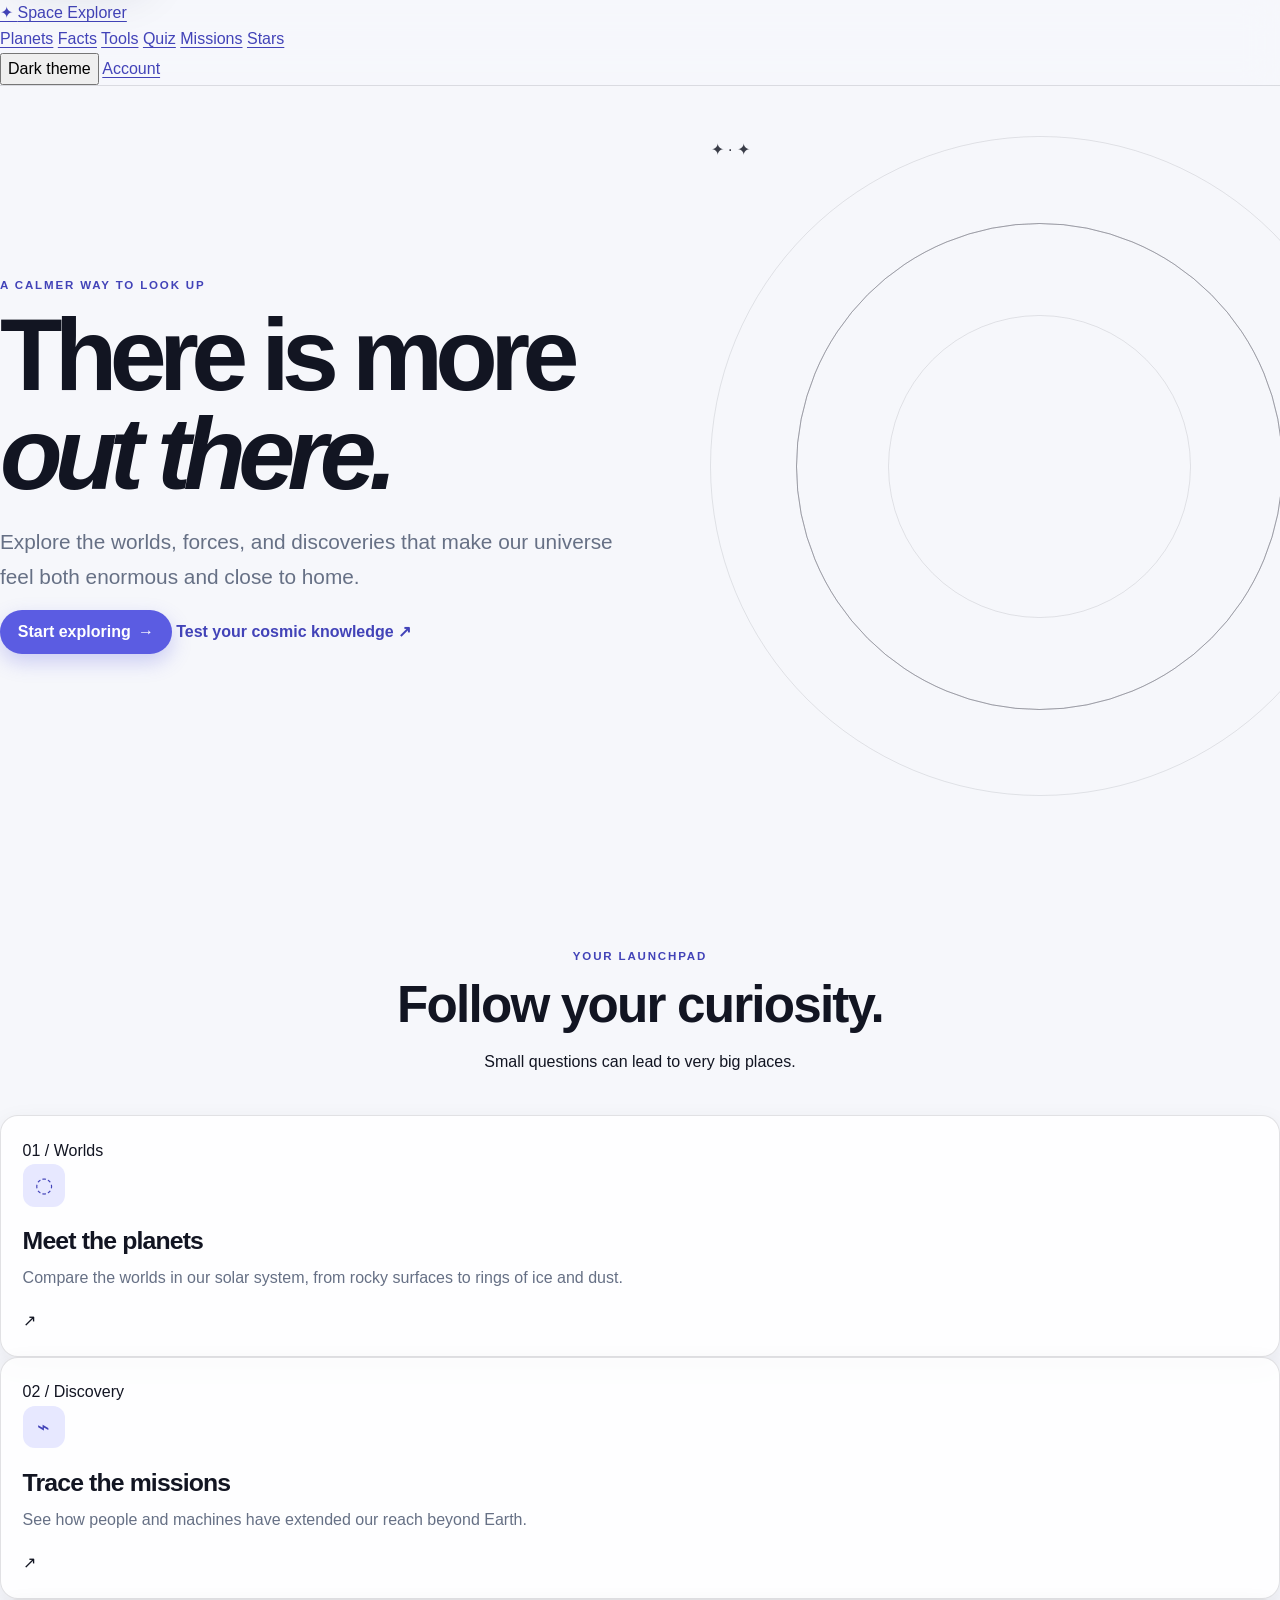
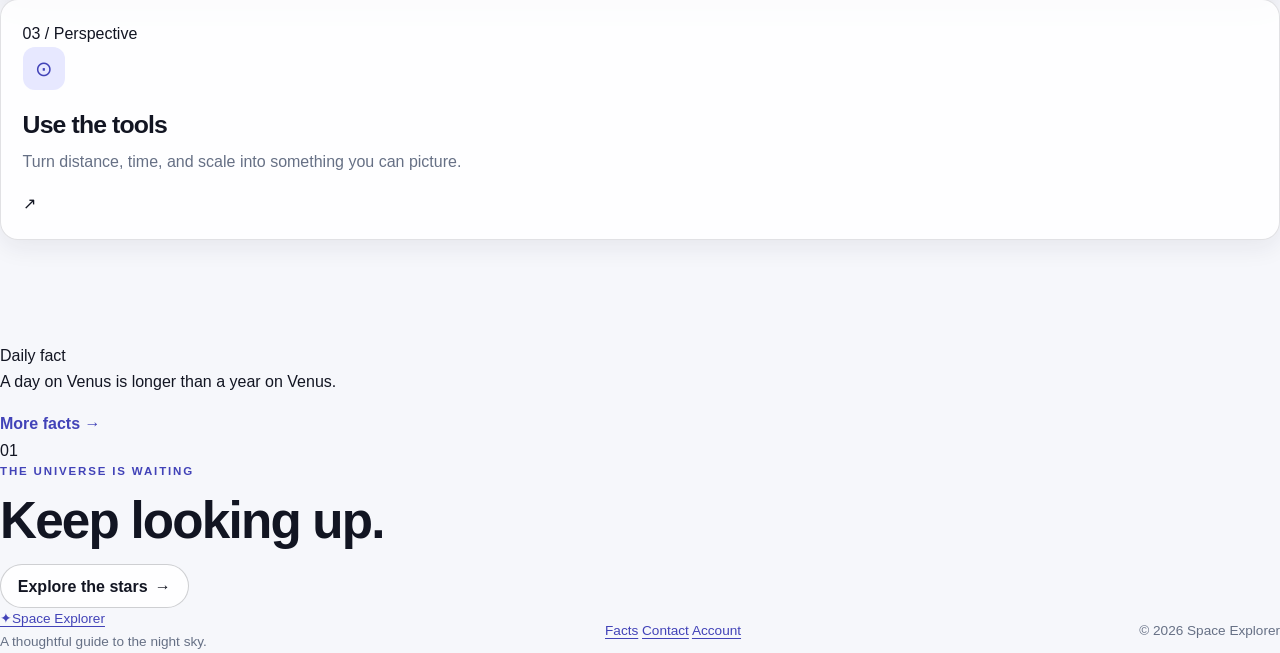
<file: index.html>
<!doctype html>
<html lang="en">
<head>
  <meta charset="utf-8">
  <meta name="viewport" content="width=device-width, initial-scale=1">
  <meta name="description" content="Space Explorer — a calm, curious guide to planets, stars, missions, facts, and the tools of discovery.">
  <meta name="theme-color" content="#07111f">
  <title>Space Explorer | Begin the journey</title>
  <link rel="stylesheet" href="./styles.css">
  <script src="./script.js" defer></script>
</head>
<body data-page="home">
  <a class="skip-link" href="#main-content">Skip to content</a>

  <header class="site-header" data-site-header>
    <div class="shell header-inner">
      <a class="brand" href="./index.html" aria-label="Space Explorer home">
        <span class="brand-mark" aria-hidden="true">✦</span>
        <span class="brand-name">Space Explorer</span>
      </a>

      <button class="menu-toggle" type="button" aria-expanded="false" aria-controls="primary-navigation" data-menu-toggle>
        <span class="visually-hidden">Toggle navigation</span>
        <span aria-hidden="true">Menu</span>
      </button>

      <nav class="primary-navigation" id="primary-navigation" aria-label="Primary navigation" data-primary-navigation>
        <a href="./planets.html">Planets</a>
        <a href="./facts.html">Facts</a>
        <a href="./tools.html">Tools</a>
        <a href="./quiz.html">Quiz</a>
        <a href="./missions.html">Missions</a>
        <a href="./stars.html">Stars</a>
      </nav>

      <div class="header-actions" aria-label="Site controls">
        <button class="icon-button" type="button" aria-label="Toggle theme" data-theme-toggle title="Toggle theme">◐</button>
        <a class="account-link" href="./account.html">Account</a>
      </div>
    </div>
  </header>

  <main id="main-content">
    <section class="hero shell" aria-labelledby="hero-title">
      <div class="hero-copy">
        <p class="eyebrow">A calmer way to look up</p>
        <h1 id="hero-title">There is more<br><em>out there.</em></h1>
        <p class="hero-intro">Explore the worlds, forces, and discoveries that make our universe feel both enormous and close to home.</p>
        <div class="hero-actions">
          <a class="button button-primary" href="./planets.html">Start exploring <span aria-hidden="true">→</span></a>
          <a class="text-link" href="./quiz.html">Test your cosmic knowledge <span aria-hidden="true">↗</span></a>
        </div>
      </div>
      <div class="hero-orbit" aria-label="Abstract illustration of an orbiting planet" role="img">
        <div class="orbit orbit-one"></div>
        <div class="orbit orbit-two"></div>
        <div class="planet planet-main"><span></span></div>
        <span class="star star-a" aria-hidden="true">✦</span>
        <span class="star star-b" aria-hidden="true">·</span>
        <span class="star star-c" aria-hidden="true">✦</span>
      </div>
    </section>

    <section class="section shell" aria-labelledby="discover-title">
      <div class="section-heading">
        <div>
          <p class="eyebrow">Your launchpad</p>
          <h2 id="discover-title">Follow your curiosity.</h2>
        </div>
        <p class="section-note">Small questions can lead to very big places.</p>
      </div>

      <div class="feature-grid">
        <a class="feature-card feature-card-dark" href="./planets.html">
          <span class="card-kicker">01 / Worlds</span>
          <span class="card-icon" aria-hidden="true">◌</span>
          <h3>Meet the planets</h3>
          <p>Compare the worlds in our solar system, from rocky surfaces to rings of ice and dust.</p>
          <span class="card-arrow" aria-hidden="true">↗</span>
        </a>
        <a class="feature-card" href="./missions.html">
          <span class="card-kicker">02 / Discovery</span>
          <span class="card-icon" aria-hidden="true">⌁</span>
          <h3>Trace the missions</h3>
          <p>See how people and machines have extended our reach beyond Earth.</p>
          <span class="card-arrow" aria-hidden="true">↗</span>
        </a>
        <a class="feature-card" href="./tools.html">
          <span class="card-kicker">03 / Perspective</span>
          <span class="card-icon" aria-hidden="true">⊙</span>
          <h3>Use the tools</h3>
          <p>Turn distance, time, and scale into something you can picture.</p>
          <span class="card-arrow" aria-hidden="true">↗</span>
        </a>
      </div>
    </section>

    <section class="fact-preview shell" aria-labelledby="daily-fact-title" data-daily-fact>
      <div class="fact-label"><span class="pulse-dot" aria-hidden="true"></span> Daily fact</div>
      <div class="fact-content">
        <p class="fact-text" id="daily-fact-title">A day on Venus is longer than a year on Venus.</p>
        <a class="text-link" href="./facts.html">More facts <span aria-hidden="true">→</span></a>
      </div>
      <div class="fact-number" aria-hidden="true">01</div>
    </section>

    <section class="closing-cta shell" aria-labelledby="closing-title">
      <p class="eyebrow">The universe is waiting</p>
      <h2 id="closing-title">Keep looking up.</h2>
      <a class="button button-secondary" href="./stars.html">Explore the stars <span aria-hidden="true">→</span></a>
    </section>
  </main>

  <footer class="site-footer" data-site-footer>
    <div class="shell footer-inner">
      <div>
        <a class="brand footer-brand" href="./index.html"><span class="brand-mark" aria-hidden="true">✦</span><span class="brand-name">Space Explorer</span></a>
        <p class="footer-note">A thoughtful guide to the night sky.</p>
      </div>
      <nav class="footer-navigation" aria-label="Footer navigation">
        <a href="./facts.html">Facts</a>
        <a href="./contact.html">Contact</a>
        <a href="./account.html">Account</a>
      </nav>
      <p class="copyright">© <span data-current-year>2026</span> Space Explorer</p>
    </div>
  </footer>
</body>
</html>
</file>
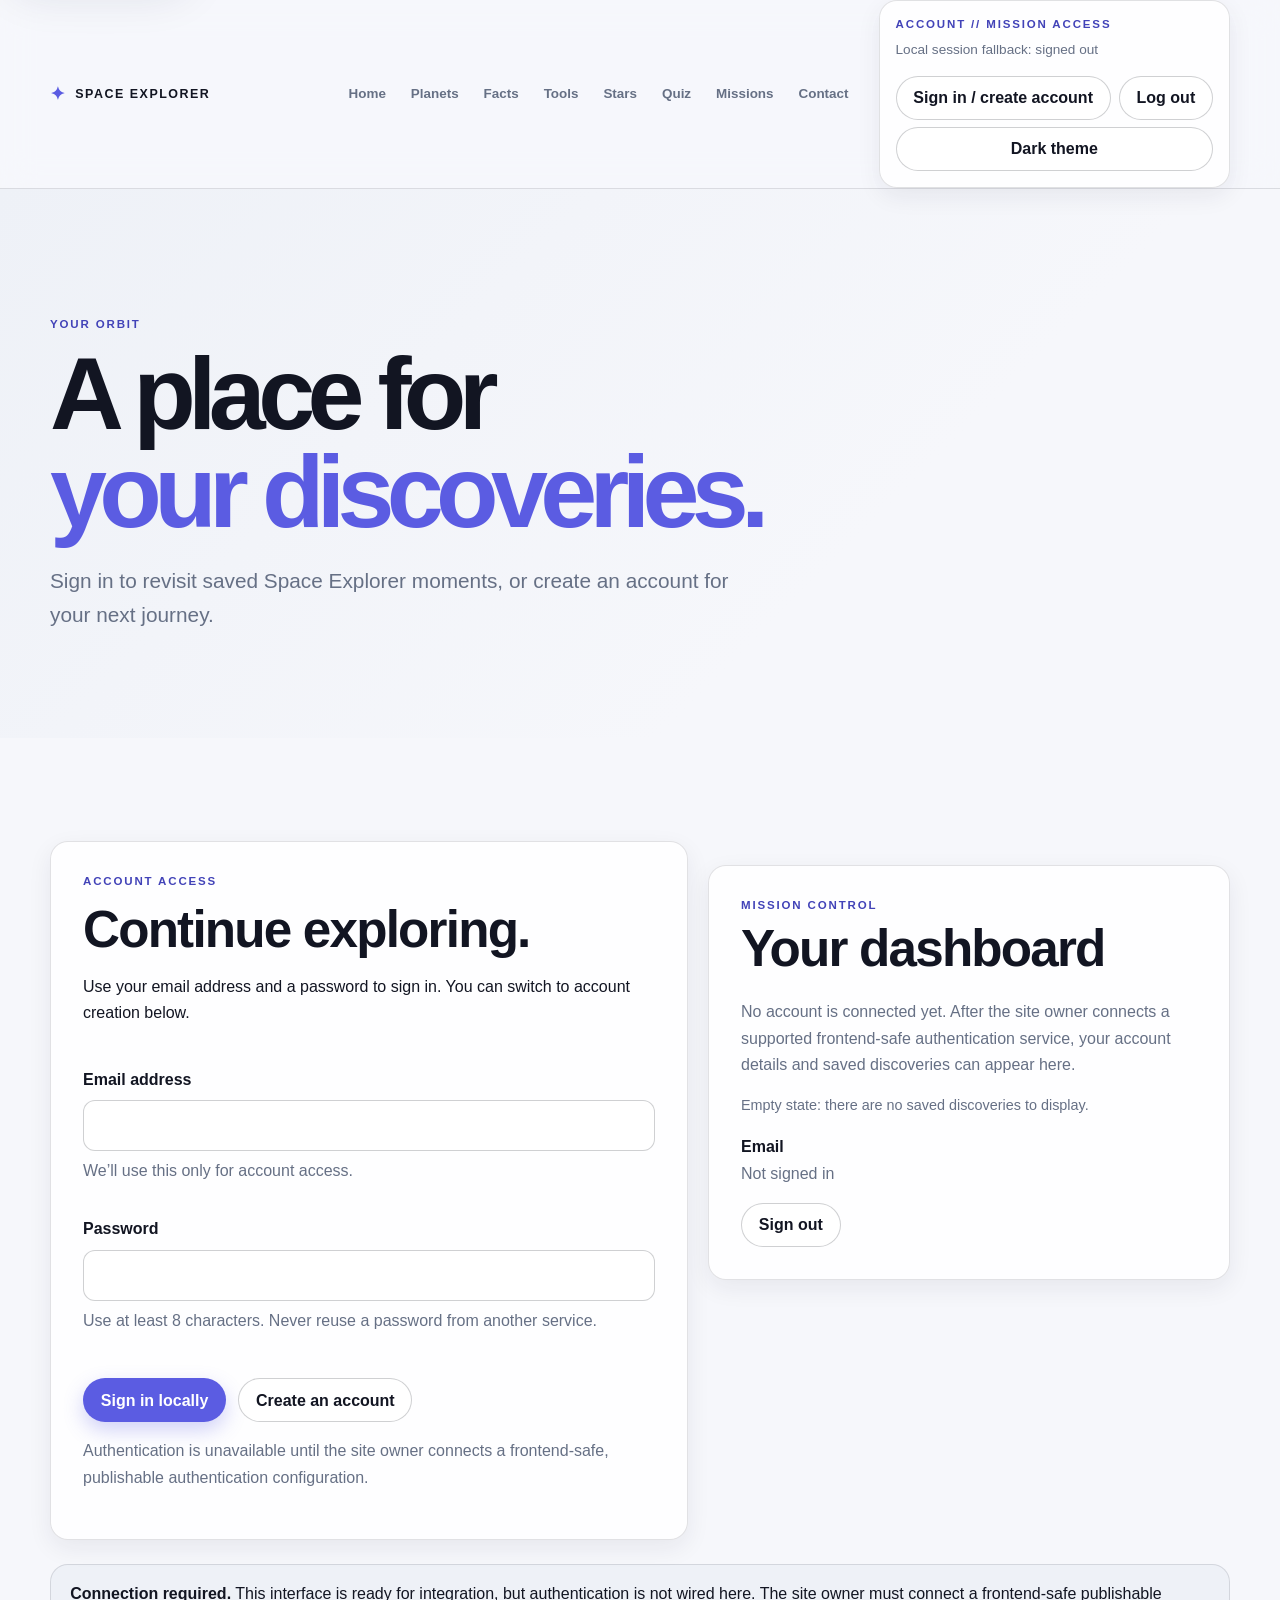
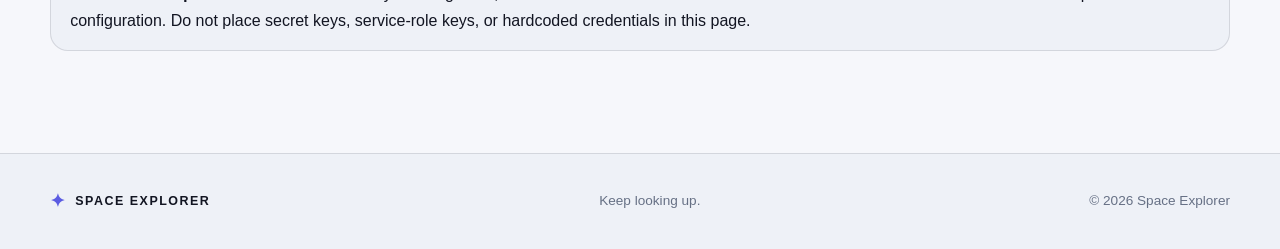
<file: account.html>
<!doctype html>
<html lang="en">
<head>
  <meta charset="utf-8">
  <meta name="viewport" content="width=device-width, initial-scale=1">
  <meta name="description" content="Manage your Space Explorer account and saved discoveries.">
  <title>Space Explorer | Account</title>
  <link rel="stylesheet" href="./styles.css">
</head>
<body data-page="account">
  <a class="skip-link" href="#main-content">Skip to main content</a>
  <div id="site-header" aria-label="Site header"></div>

  <main id="main-content">
    <section class="page-hero" aria-labelledby="account-title">
      <div class="container">
        <p class="eyebrow">YOUR ORBIT</p>
        <h1 id="account-title">A place for<br><span>your discoveries.</span></h1>
        <p>Sign in to revisit saved Space Explorer moments, or create an account for your next journey.</p>
      </div>
    </section>

    <section class="section" aria-labelledby="account-section-title">
      <div class="container">
        <div class="account-layout">
          <article class="tool-card account-card" aria-labelledby="account-section-title">
            <div class="section-heading left">
              <p class="eyebrow">ACCOUNT ACCESS</p>
              <h2 id="account-section-title">Continue exploring.</h2>
              <p id="auth-instructions">Use your email address and a password to sign in. You can switch to account creation below.</p>
            </div>

            <form id="account-form" novalidate>
              <div class="form-field">
                <label for="auth-email">Email address</label>
                <input id="auth-email" name="email" class="input" type="email" autocomplete="email" inputmode="email" required aria-describedby="auth-email-help">
                <p id="auth-email-help" class="muted">We’ll use this only for account access.</p>
              </div>

              <div class="form-field">
                <label for="auth-password">Password</label>
                <input id="auth-password" name="password" class="input" type="password" autocomplete="current-password" minlength="8" required aria-describedby="auth-password-help">
                <p id="auth-password-help" class="muted">Use at least 8 characters. Never reuse a password from another service.</p>
              </div>

              <div class="button-row">
                <button id="auth-submit" class="button primary" type="submit">Sign in</button>
                <button id="auth-mode-toggle" class="button secondary" type="button" aria-pressed="false">Create an account</button>
              </div>
              <p id="auth-message" class="form-message" role="status" aria-live="polite">Authentication is unavailable until the site owner connects a frontend-safe, publishable authentication configuration.</p>
            </form>
          </article>

          <aside class="detail-panel account-panel" aria-labelledby="account-dashboard-title">
            <p class="eyebrow">MISSION CONTROL</p>
            <h2 id="account-dashboard-title">Your dashboard</h2>
            <div id="account-dashboard">
              <p class="muted">No account is connected yet. After the site owner connects a supported frontend-safe authentication service, your account details and saved discoveries can appear here.</p>
              <p class="fallback-note">Empty state: there are no saved discoveries to display.</p>
              <p><strong>Email</strong><br><span id="account-display-email" class="muted">Not signed in</span></p>
              <button id="logout-button" class="button secondary" type="button" hidden>Sign out</button>
            </div>
          </aside>
        </div>

        <div class="notice" role="note">
          <strong>Connection required.</strong> This interface is ready for integration, but authentication is not wired here. The site owner must connect a frontend-safe publishable configuration. Do not place secret keys, service-role keys, or hardcoded credentials in this page.
        </div>
      </div>
    </section>
  </main>

  <div id="site-footer" aria-label="Site footer"></div>
  <script src="./script.js"></script>
</body>
</html>
</file>
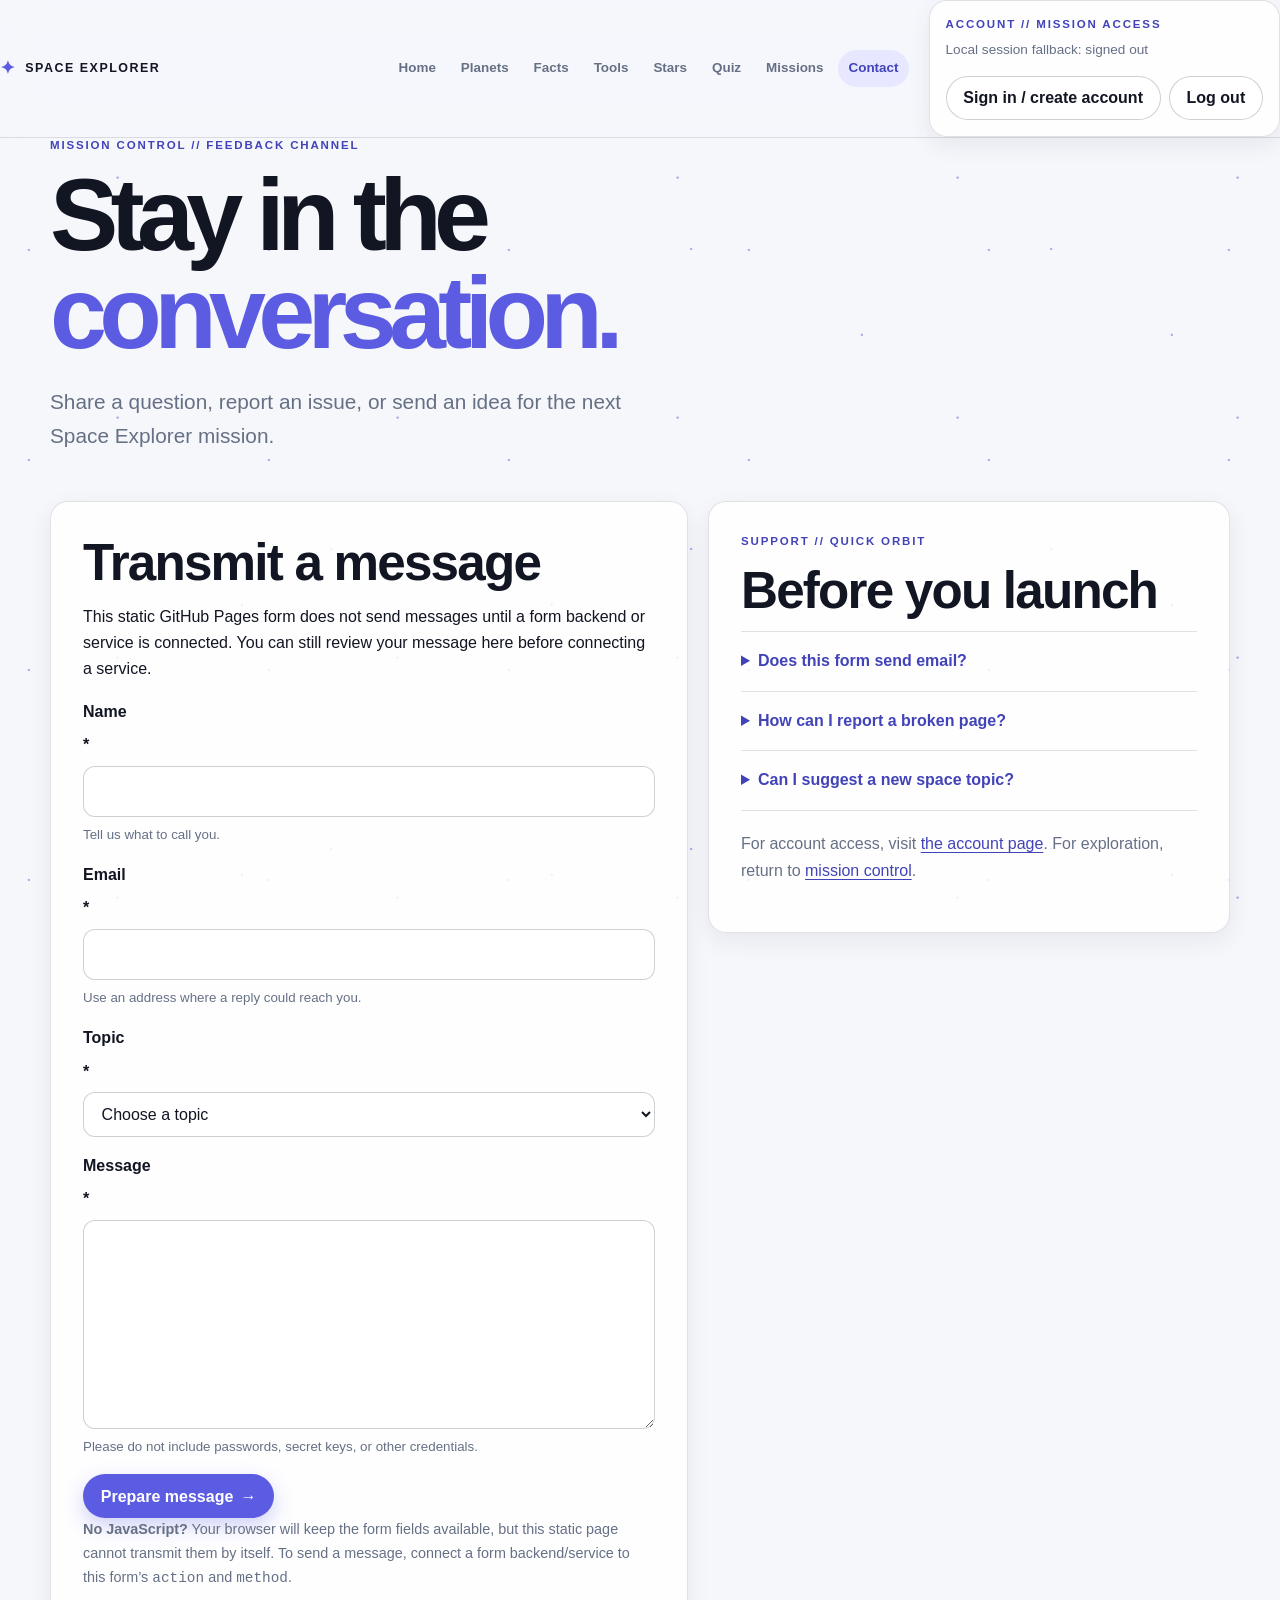
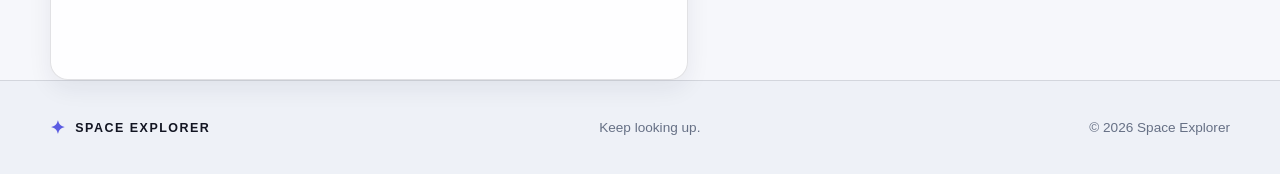
<file: contact.html>
<!doctype html>
<html lang="en">
<head>
  <meta charset="UTF-8">
  <meta name="viewport" content="width=device-width, initial-scale=1">
  <meta name="description" content="Contact Space Explorer with feedback, questions, and astronomy ideas.">
  <title>Space Explorer | Contact</title>
  <link rel="stylesheet" href="./styles.css">
</head>
<body>
  <div class="stars" aria-hidden="true"></div>

  <header class="site-header">
    <nav class="navbar" aria-label="Primary navigation">
      <a class="logo" href="./index.html"><span aria-hidden="true">✦</span> SPACE EXPLORER</a>
      <button class="menu-toggle" type="button" aria-expanded="false" aria-controls="primary-menu" aria-label="Open navigation menu">
        <span></span><span></span><span></span>
      </button>
      <div class="nav-panel" id="primary-menu">
        <ul class="nav-links">
          <li><a data-page="home" href="./index.html">Home</a></li>
          <li><a data-page="planets" href="./planets.html">Planets</a></li>
          <li><a data-page="facts" href="./facts.html">Facts</a></li>
          <li><a data-page="tools" href="./tools.html">Tools</a></li>
          <li><a data-page="stars" href="./stars.html">Stars</a></li>
          <li><a data-page="quiz" href="./quiz.html">Quiz</a></li>
          <li><a data-page="missions" href="./missions.html">Missions</a></li>
          <li><a data-page="contact" href="./contact.html" aria-current="page">Contact</a></li>
        </ul>
        <section class="account-panel" aria-labelledby="account-title">
          <p class="eyebrow" id="account-title">ACCOUNT // MISSION ACCESS</p>
          <p class="account-state" id="account-state" aria-live="polite">Checking session…</p>
          <p class="account-email" id="account-email"></p>
          <div class="account-actions">
            <a class="button button-secondary" id="sign-in-link" href="./account.html">Sign in / create account</a>
            <button class="button button-secondary" id="logout-button" type="button" hidden>Log out</button>
          </div>
        </section>
      </div>
    </nav>
  </header>

  <main>
    <section class="view container reveal" aria-labelledby="contact-title">
      <div class="hero-copy">
        <p class="eyebrow">MISSION CONTROL // FEEDBACK CHANNEL</p>
        <h1 id="contact-title">Stay in the <span>conversation.</span></h1>
        <p class="hero-text">Share a question, report an issue, or send an idea for the next Space Explorer mission.</p>
      </div>

      <div class="content-grid">
        <section class="panel" aria-labelledby="form-title">
          <h2 id="form-title">Transmit a message</h2>
          <p id="form-note">This static GitHub Pages form does not send messages until a form backend or service is connected. You can still review your message here before connecting a service.</p>
          <form id="contact-form" action="#contact-status" method="post" novalidate>
            <div class="form-field">
              <label for="contact-name">Name <span aria-hidden="true">*</span></label>
              <input id="contact-name" name="name" type="text" autocomplete="name" required aria-describedby="contact-name-help">
              <small id="contact-name-help">Tell us what to call you.</small>
            </div>
            <div class="form-field">
              <label for="contact-email">Email <span aria-hidden="true">*</span></label>
              <input id="contact-email" name="email" type="email" autocomplete="email" required aria-describedby="contact-email-help">
              <small id="contact-email-help">Use an address where a reply could reach you.</small>
            </div>
            <div class="form-field">
              <label for="contact-topic">Topic <span aria-hidden="true">*</span></label>
              <select id="contact-topic" name="topic" required>
                <option value="" selected disabled>Choose a topic</option>
                <option value="feedback">Feedback on the site</option>
                <option value="question">Astronomy question</option>
                <option value="issue">Report a technical issue</option>
                <option value="idea">Suggest a future feature</option>
                <option value="other">Something else</option>
              </select>
            </div>
            <div class="form-field">
              <label for="contact-message">Message <span aria-hidden="true">*</span></label>
              <textarea id="contact-message" name="message" rows="7" required aria-describedby="contact-message-help"></textarea>
              <small id="contact-message-help">Please do not include passwords, secret keys, or other credentials.</small>
            </div>
            <button class="button button-primary" id="contact-submit" type="submit">Prepare message <span aria-hidden="true">→</span></button>
            <p class="form-fallback"><strong>No JavaScript?</strong> Your browser will keep the form fields available, but this static page cannot transmit them by itself. To send a message, connect a form backend/service to this form’s <code>action</code> and <code>method</code>.</p>
            <p id="contact-status" role="status" aria-live="polite" tabindex="-1"></p>
          </form>
        </section>

        <aside class="panel" aria-labelledby="support-title">
          <p class="eyebrow">SUPPORT // QUICK ORBIT</p>
          <h2 id="support-title">Before you launch</h2>
          <details>
            <summary>Does this form send email?</summary>
            <p>Not yet. It is ready for a backend or form service, but GitHub Pages alone does not process submissions.</p>
          </details>
          <details>
            <summary>How can I report a broken page?</summary>
            <p>Choose “Report a technical issue” and include the page name, what you expected, and what happened instead.</p>
          </details>
          <details>
            <summary>Can I suggest a new space topic?</summary>
            <p>Absolutely. Choose “Suggest a future feature” and describe the discovery you would like to see next.</p>
          </details>
          <p class="support-note">For account access, visit <a href="./account.html">the account page</a>. For exploration, return to <a href="./index.html">mission control</a>.</p>
        </aside>
      </div>
    </section>
  </main>

  <footer class="footer">
    <div class="container footer-inner">
      <a class="logo" href="./index.html"><span aria-hidden="true">✦</span> SPACE EXPLORER</a>
      <p>Keep looking up.</p>
      <p>© 2026 Space Explorer</p>
    </div>
  </footer>

  <script src="./script.js" defer></script>
</body>
</html>
</file>
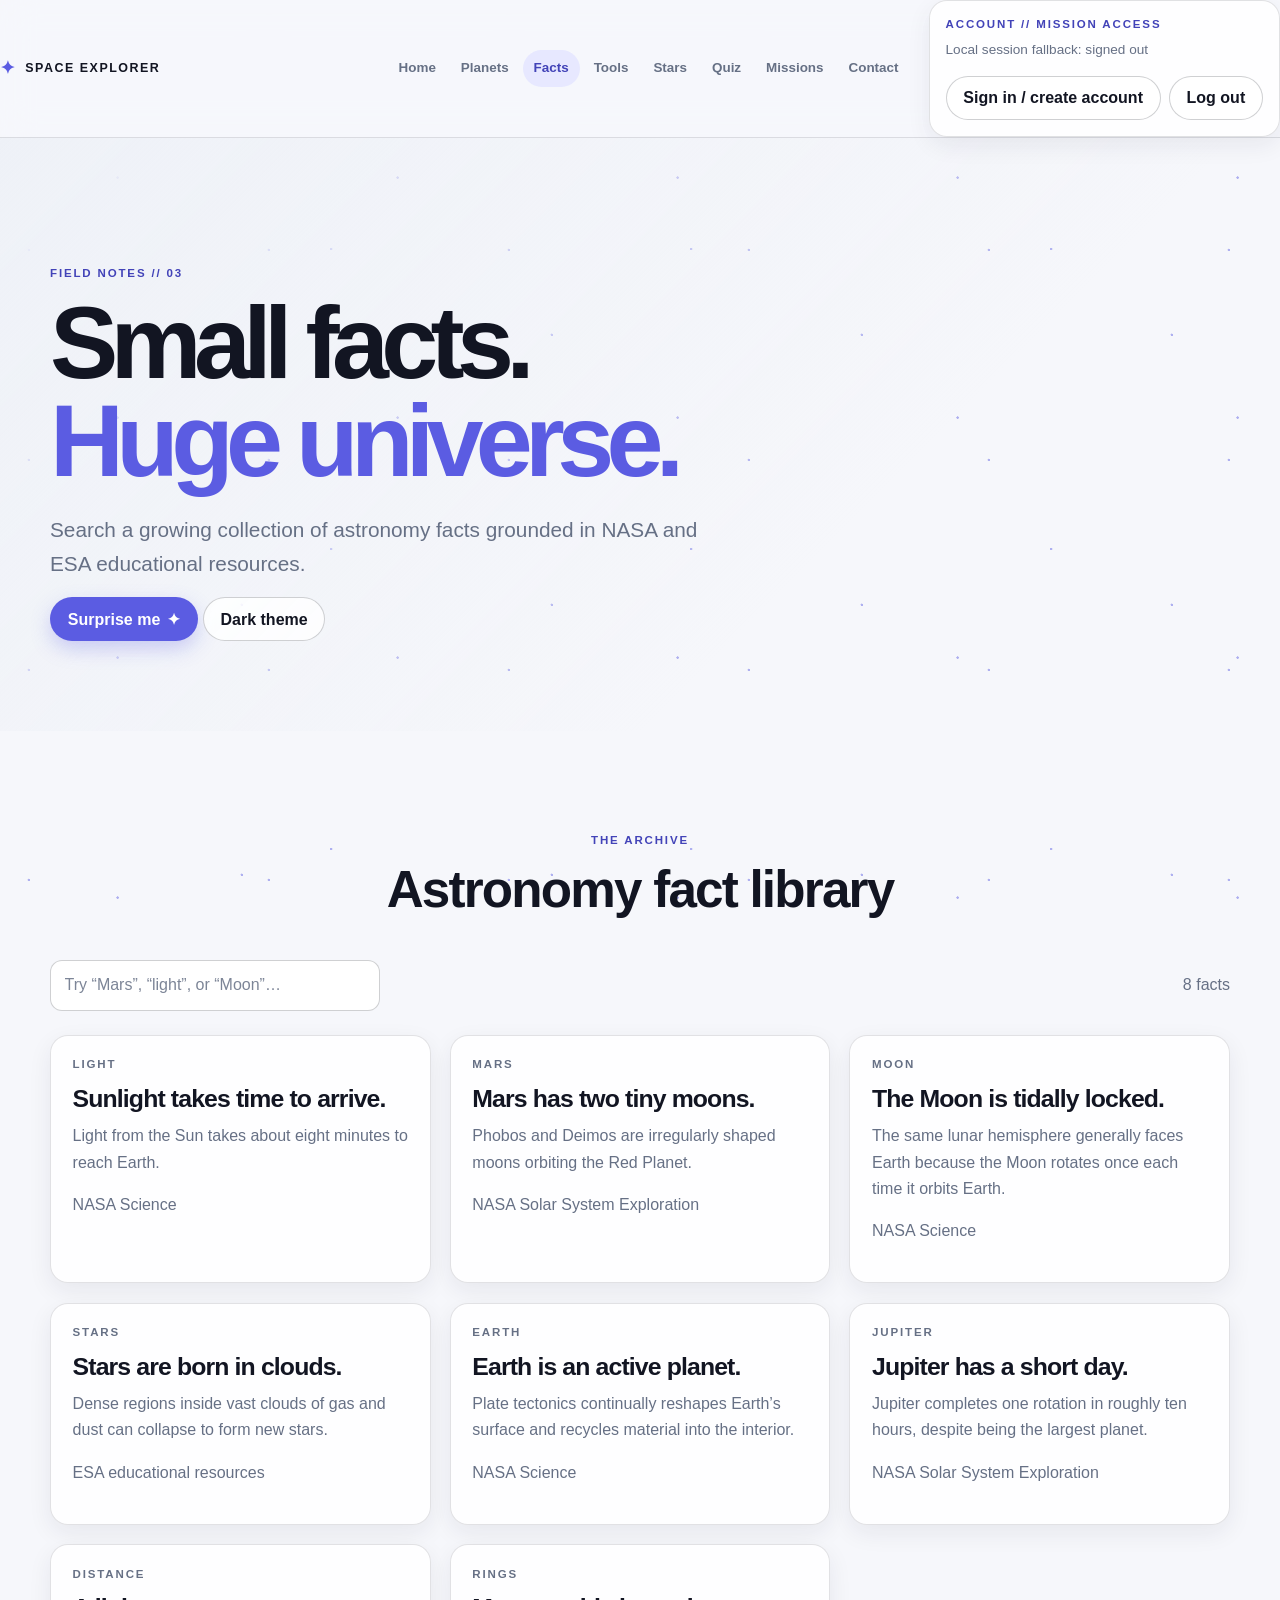
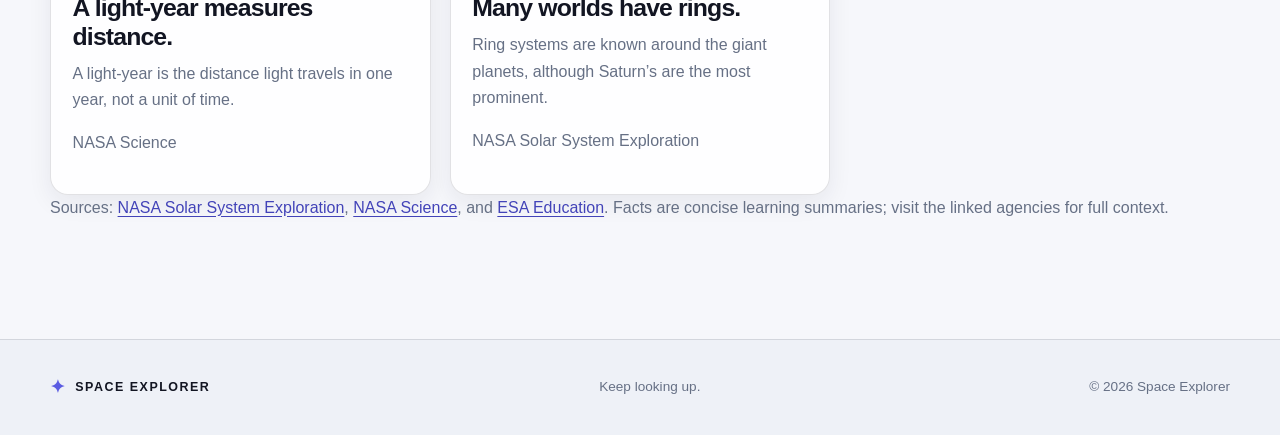
<file: facts.html>
<!doctype html>
<html lang="en">
<head>
  <meta charset="utf-8">
  <meta name="viewport" content="width=device-width, initial-scale=1">
  <meta name="description" content="A searchable library of reliable astronomy facts from NASA and ESA educational resources.">
  <title>Space Explorer | Facts</title>
  <link rel="stylesheet" href="./styles.css">
</head>
<body data-page="facts">
  <div class="stars" aria-hidden="true"></div>
  <header class="site-header">
    <nav class="navbar" aria-label="Primary navigation">
      <a class="logo" href="./index.html"><span aria-hidden="true">✦</span> SPACE EXPLORER</a>
      <button class="menu-toggle" type="button" aria-expanded="false" aria-controls="primary-menu" aria-label="Open navigation menu"><span></span><span></span><span></span></button>
      <div class="nav-panel" id="primary-menu">
        <ul class="nav-links">
          <li><a data-page="home" href="./index.html">Home</a></li>
          <li><a data-page="planets" href="./planets.html">Planets</a></li>
          <li><a data-page="facts" href="./facts.html" aria-current="page">Facts</a></li>
          <li><a data-page="tools" href="./tools.html">Tools</a></li>
          <li><a data-page="stars" href="./stars.html">Stars</a></li>
          <li><a data-page="quiz" href="./quiz.html">Quiz</a></li>
          <li><a data-page="missions" href="./missions.html">Missions</a></li>
          <li><a data-page="contact" href="./contact.html">Contact</a></li>
        </ul>
        <section class="account-panel" aria-labelledby="account-title">
          <p class="eyebrow" id="account-title">ACCOUNT // MISSION ACCESS</p>
          <p class="account-state" id="account-state" aria-live="polite">Checking session…</p>
          <p class="account-email" id="account-email"></p>
          <div class="account-actions">
            <a class="button button-secondary" id="sign-in-link" href="./account.html">Sign in / create account</a>
            <button class="button button-secondary" id="logout-button" type="button" hidden>Log out</button>
          </div>
        </section>
      </div>
    </nav>
  </header>

  <main>
    <section class="page-hero" aria-labelledby="facts-title">
      <div class="container">
        <p class="eyebrow">FIELD NOTES // 03</p>
        <h1 id="facts-title">Small facts.<br><span>Huge universe.</span></h1>
        <p>Search a growing collection of astronomy facts grounded in NASA and ESA educational resources.</p>
        <div class="hero-actions" aria-label="Fact tools">
          <button class="button button-primary" id="random-fact" type="button">Surprise me <span aria-hidden="true">✦</span></button>
          <button class="button button-secondary" id="theme-toggle" type="button" aria-label="Toggle color theme">Toggle theme</button>
        </div>
      </div>
    </section>

    <section class="section" aria-labelledby="library-title">
      <div class="container">
        <div class="section-heading">
          <p class="eyebrow">THE ARCHIVE</p>
          <h2 id="library-title">Astronomy fact library</h2>
        </div>
        <div class="toolbar">
          <label class="sr-only" for="fact-search">Search astronomy facts</label>
          <input id="fact-search" class="input" type="search" placeholder="Try “Mars”, “light”, or “Moon”…" autocomplete="off">
          <span id="fact-count" class="muted" aria-live="polite">8 facts</span>
        </div>

        <div id="fact-grid" class="card-grid three" aria-live="polite">
          <article class="card fact-card" data-fact data-search="light year distance astronomy" tabindex="0">
            <p class="eyebrow">DISTANCE</p><h3>A light-year measures distance.</h3>
            <p>A light-year is the distance light travels in one year—not a measure of time. It is about 9.46 trillion kilometers.</p>
            <p class="card-source">NASA Science</p>
          </article>
          <article class="card fact-card" data-fact data-search="sun star solar system hydrogen energy" tabindex="0">
            <p class="eyebrow">OUR STAR</p><h3>The Sun is a star.</h3>
            <p>The Sun is the star at the center of our solar system. Its energy comes from nuclear fusion in its hot core.</p>
            <p class="card-source">NASA Solar System Exploration</p>
          </article>
          <article class="card fact-card" data-fact data-search="moon earth orbit phases gravity" tabindex="0">
            <p class="eyebrow">EARTH’S MOON</p><h3>The Moon is tidally locked.</h3>
            <p>The Moon rotates once in about the same time it takes to orbit Earth, so we generally see the same lunar hemisphere.</p>
            <p class="card-source">NASA Science</p>
          </article>
          <article class="card fact-card" data-fact data-search="mars red planet iron oxide atmosphere rover" tabindex="0">
            <p class="eyebrow">MARS</p><h3>Mars looks red because of rust.</h3>
            <p>Iron minerals in Martian rocks and dust oxidize, or rust, giving the planet its distinctive reddish appearance.</p>
            <p class="card-source">NASA Solar System Exploration</p>
          </article>
          <article class="card fact-card" data-fact data-search="venus rotation day atmosphere planet" tabindex="0">
            <p class="eyebrow">VENUS</p><h3>A day on Venus is very long.</h3>
            <p>Venus rotates so slowly that one rotation takes longer than one trip around the Sun: about 243 Earth days.</p>
            <p class="card-source">NASA Solar System Exploration</p>
          </article>
          <article class="card fact-card" data-fact data-search="jupiter largest planet great red spot storm gas giant" tabindex="0">
            <p class="eyebrow">JUPITER</p><h3>Jupiter is the largest planet.</h3>
            <p>Jupiter is a gas giant and the biggest planet in our solar system. Its Great Red Spot is a long-lived storm.</p>
            <p class="card-source">NASA Solar System Exploration</p>
          </article>
          <article class="card fact-card" data-fact data-search="saturn rings ice rock planet" tabindex="0">
            <p class="eyebrow">SATURN</p><h3>Saturn’s rings are mostly ice.</h3>
            <p>Saturn’s bright rings are made mainly of chunks of water ice, with smaller amounts of rocky material and dust.</p>
            <p class="card-source">NASA Solar System Exploration</p>
          </article>
          <article class="card fact-card" data-fact data-search="exoplanet stars planets milky way esa" tabindex="0">
            <p class="eyebrow">BEYOND</p><h3>Planets orbit other stars.</h3>
            <p>Exoplanets are planets beyond our solar system. Thousands have been confirmed, showing that planetary systems are common.</p>
            <p class="card-source">ESA Education</p>
          </article>
        </div>
        <div id="fact-empty" class="empty-state" hidden role="status">
          <h3>No facts found.</h3>
          <p>Try a broader search, such as “planet,” “star,” or “Moon.”</p>
        </div>
        <p class="source-note">Sources: <a href="https://science.nasa.gov/solar-system/" target="_blank" rel="noopener noreferrer">NASA Solar System Exploration</a>, <a href="https://science.nasa.gov/" target="_blank" rel="noopener noreferrer">NASA Science</a>, and <a href="https://www.esa.int/kids/en/learn" target="_blank" rel="noopener noreferrer">ESA Education</a>. Facts are concise learning summaries; visit the linked agencies for full context.</p>
      </div>
    </section>
  </main>

  <footer class="footer">
    <div class="container footer-inner">
      <a class="logo" href="./index.html"><span aria-hidden="true">✦</span> SPACE EXPLORER</a>
      <p>Keep looking up.</p>
      <p>© 2026 Space Explorer</p>
    </div>
  </footer>

  <script src="./script.js" defer></script>
</body>
</html>
</file>
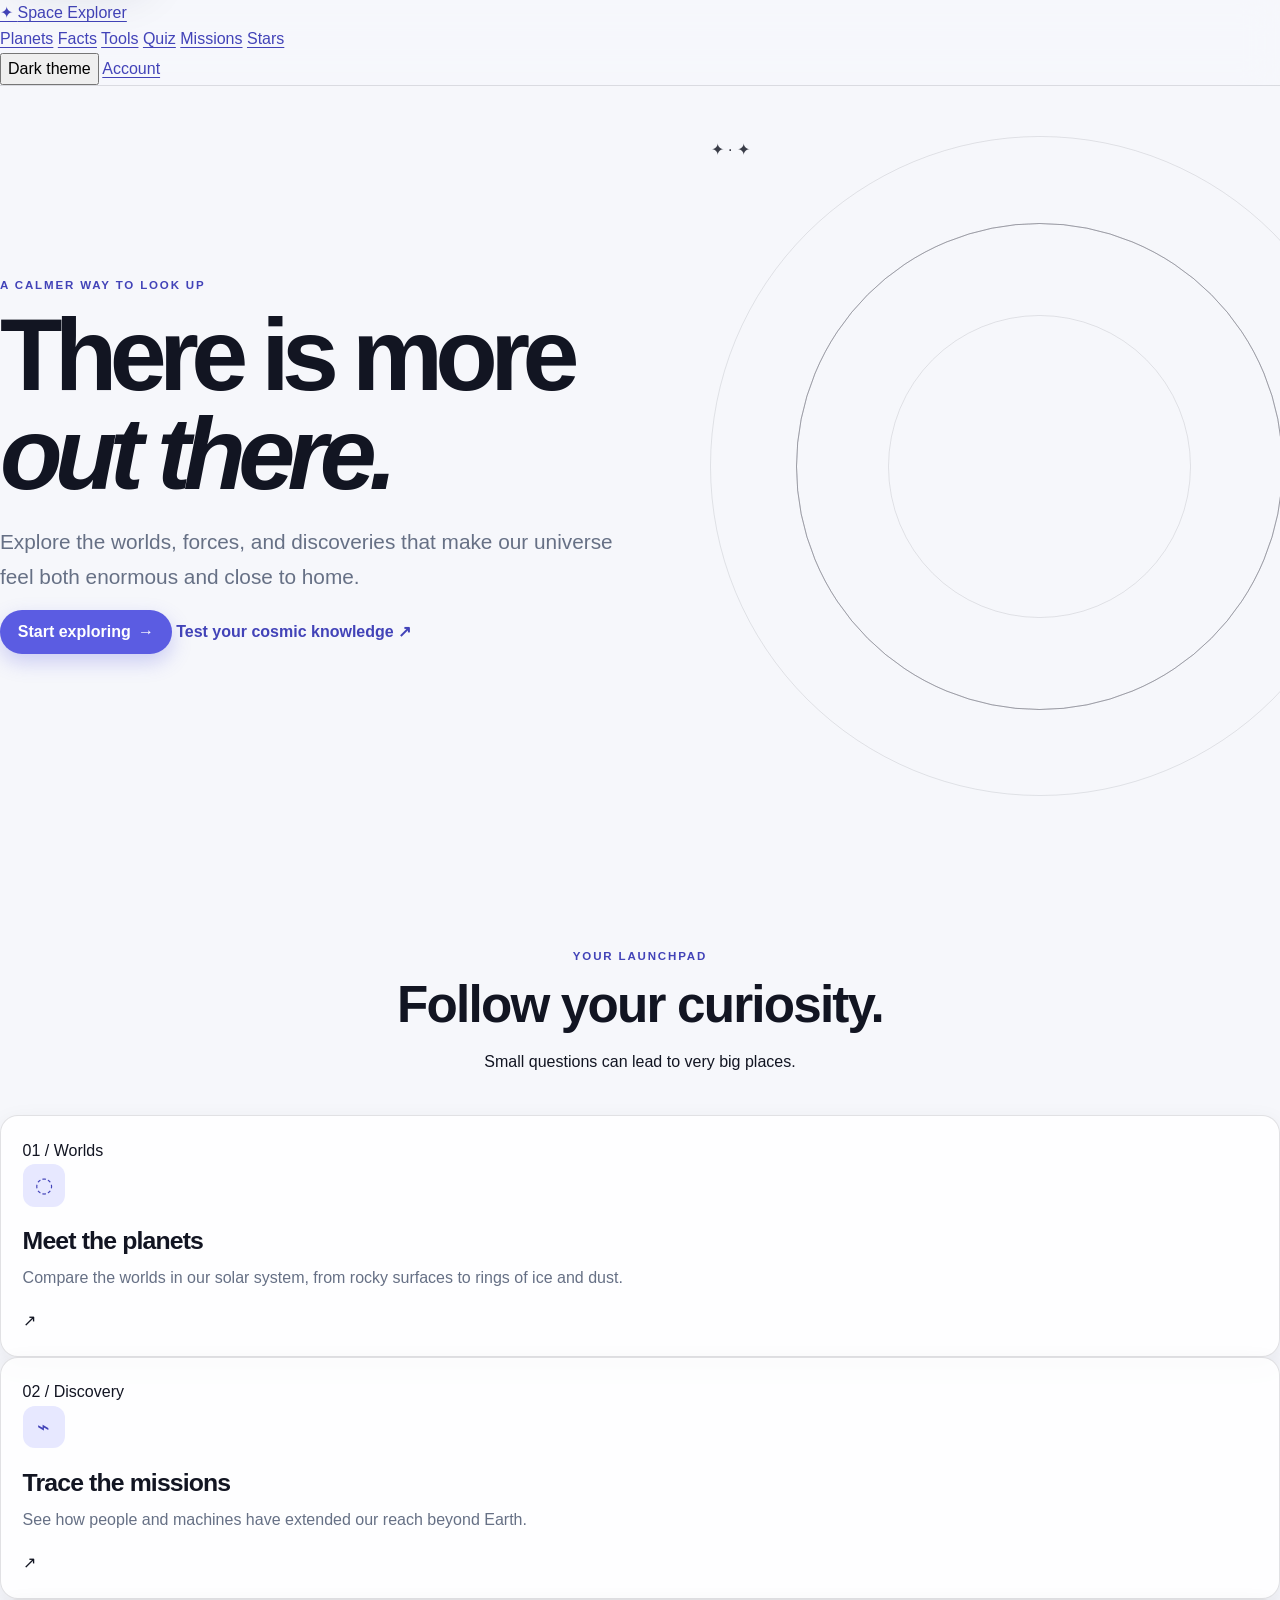
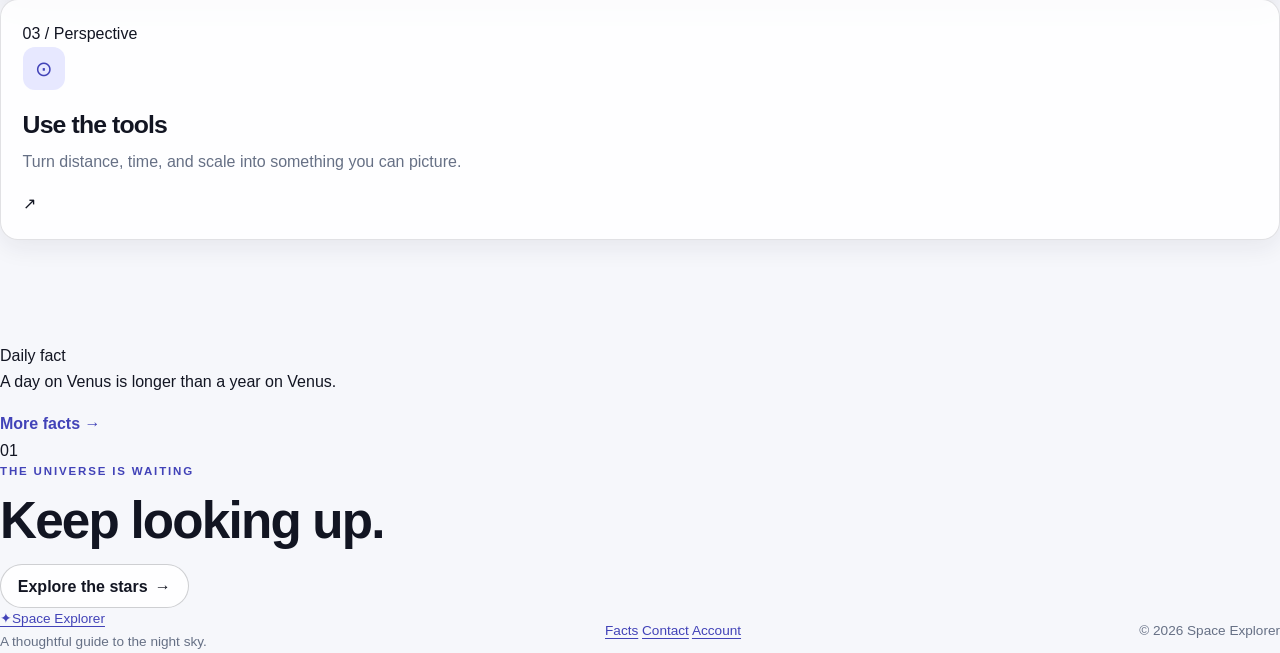
<file: index (2).html>
<!doctype html>
<html lang="en">
<head>
  <meta charset="utf-8">
  <meta name="viewport" content="width=device-width, initial-scale=1">
  <meta name="description" content="Space Explorer — a calm, curious guide to planets, stars, missions, facts, and the tools of discovery.">
  <meta name="theme-color" content="#07111f">
  <title>Space Explorer | Begin the journey</title>
  <link rel="stylesheet" href="./styles.css">
  <script src="./script.js" defer></script>
</head>
<body data-page="home">
  <a class="skip-link" href="#main-content">Skip to content</a>

  <header class="site-header" data-site-header>
    <div class="shell header-inner">
      <a class="brand" href="./index.html" aria-label="Space Explorer home">
        <span class="brand-mark" aria-hidden="true">✦</span>
        <span class="brand-name">Space Explorer</span>
      </a>

      <button class="menu-toggle" type="button" aria-expanded="false" aria-controls="primary-navigation" data-menu-toggle>
        <span class="visually-hidden">Toggle navigation</span>
        <span aria-hidden="true">Menu</span>
      </button>

      <nav class="primary-navigation" id="primary-navigation" aria-label="Primary navigation" data-primary-navigation>
        <a href="./planets.html">Planets</a>
        <a href="./facts.html">Facts</a>
        <a href="./tools.html">Tools</a>
        <a href="./quiz.html">Quiz</a>
        <a href="./missions.html">Missions</a>
        <a href="./stars.html">Stars</a>
      </nav>

      <div class="header-actions" aria-label="Site controls">
        <button class="icon-button" type="button" aria-label="Toggle theme" data-theme-toggle title="Toggle theme">◐</button>
        <a class="account-link" href="./account.html">Account</a>
      </div>
    </div>
  </header>

  <main id="main-content">
    <section class="hero shell" aria-labelledby="hero-title">
      <div class="hero-copy">
        <p class="eyebrow">A calmer way to look up</p>
        <h1 id="hero-title">There is more<br><em>out there.</em></h1>
        <p class="hero-intro">Explore the worlds, forces, and discoveries that make our universe feel both enormous and close to home.</p>
        <div class="hero-actions">
          <a class="button button-primary" href="./planets.html">Start exploring <span aria-hidden="true">→</span></a>
          <a class="text-link" href="./quiz.html">Test your cosmic knowledge <span aria-hidden="true">↗</span></a>
        </div>
      </div>
      <div class="hero-orbit" aria-label="Abstract illustration of an orbiting planet" role="img">
        <div class="orbit orbit-one"></div>
        <div class="orbit orbit-two"></div>
        <div class="planet planet-main"><span></span></div>
        <span class="star star-a" aria-hidden="true">✦</span>
        <span class="star star-b" aria-hidden="true">·</span>
        <span class="star star-c" aria-hidden="true">✦</span>
      </div>
    </section>

    <section class="section shell" aria-labelledby="discover-title">
      <div class="section-heading">
        <div>
          <p class="eyebrow">Your launchpad</p>
          <h2 id="discover-title">Follow your curiosity.</h2>
        </div>
        <p class="section-note">Small questions can lead to very big places.</p>
      </div>

      <div class="feature-grid">
        <a class="feature-card feature-card-dark" href="./planets.html">
          <span class="card-kicker">01 / Worlds</span>
          <span class="card-icon" aria-hidden="true">◌</span>
          <h3>Meet the planets</h3>
          <p>Compare the worlds in our solar system, from rocky surfaces to rings of ice and dust.</p>
          <span class="card-arrow" aria-hidden="true">↗</span>
        </a>
        <a class="feature-card" href="./missions.html">
          <span class="card-kicker">02 / Discovery</span>
          <span class="card-icon" aria-hidden="true">⌁</span>
          <h3>Trace the missions</h3>
          <p>See how people and machines have extended our reach beyond Earth.</p>
          <span class="card-arrow" aria-hidden="true">↗</span>
        </a>
        <a class="feature-card" href="./tools.html">
          <span class="card-kicker">03 / Perspective</span>
          <span class="card-icon" aria-hidden="true">⊙</span>
          <h3>Use the tools</h3>
          <p>Turn distance, time, and scale into something you can picture.</p>
          <span class="card-arrow" aria-hidden="true">↗</span>
        </a>
      </div>
    </section>

    <section class="fact-preview shell" aria-labelledby="daily-fact-title" data-daily-fact>
      <div class="fact-label"><span class="pulse-dot" aria-hidden="true"></span> Daily fact</div>
      <div class="fact-content">
        <p class="fact-text" id="daily-fact-title">A day on Venus is longer than a year on Venus.</p>
        <a class="text-link" href="./facts.html">More facts <span aria-hidden="true">→</span></a>
      </div>
      <div class="fact-number" aria-hidden="true">01</div>
    </section>

    <section class="closing-cta shell" aria-labelledby="closing-title">
      <p class="eyebrow">The universe is waiting</p>
      <h2 id="closing-title">Keep looking up.</h2>
      <a class="button button-secondary" href="./stars.html">Explore the stars <span aria-hidden="true">→</span></a>
    </section>
  </main>

  <footer class="site-footer" data-site-footer>
    <div class="shell footer-inner">
      <div>
        <a class="brand footer-brand" href="./index.html"><span class="brand-mark" aria-hidden="true">✦</span><span class="brand-name">Space Explorer</span></a>
        <p class="footer-note">A thoughtful guide to the night sky.</p>
      </div>
      <nav class="footer-navigation" aria-label="Footer navigation">
        <a href="./facts.html">Facts</a>
        <a href="./contact.html">Contact</a>
        <a href="./account.html">Account</a>
      </nav>
      <p class="copyright">© <span data-current-year>2026</span> Space Explorer</p>
    </div>
  </footer>
</body>
</html>
</file>
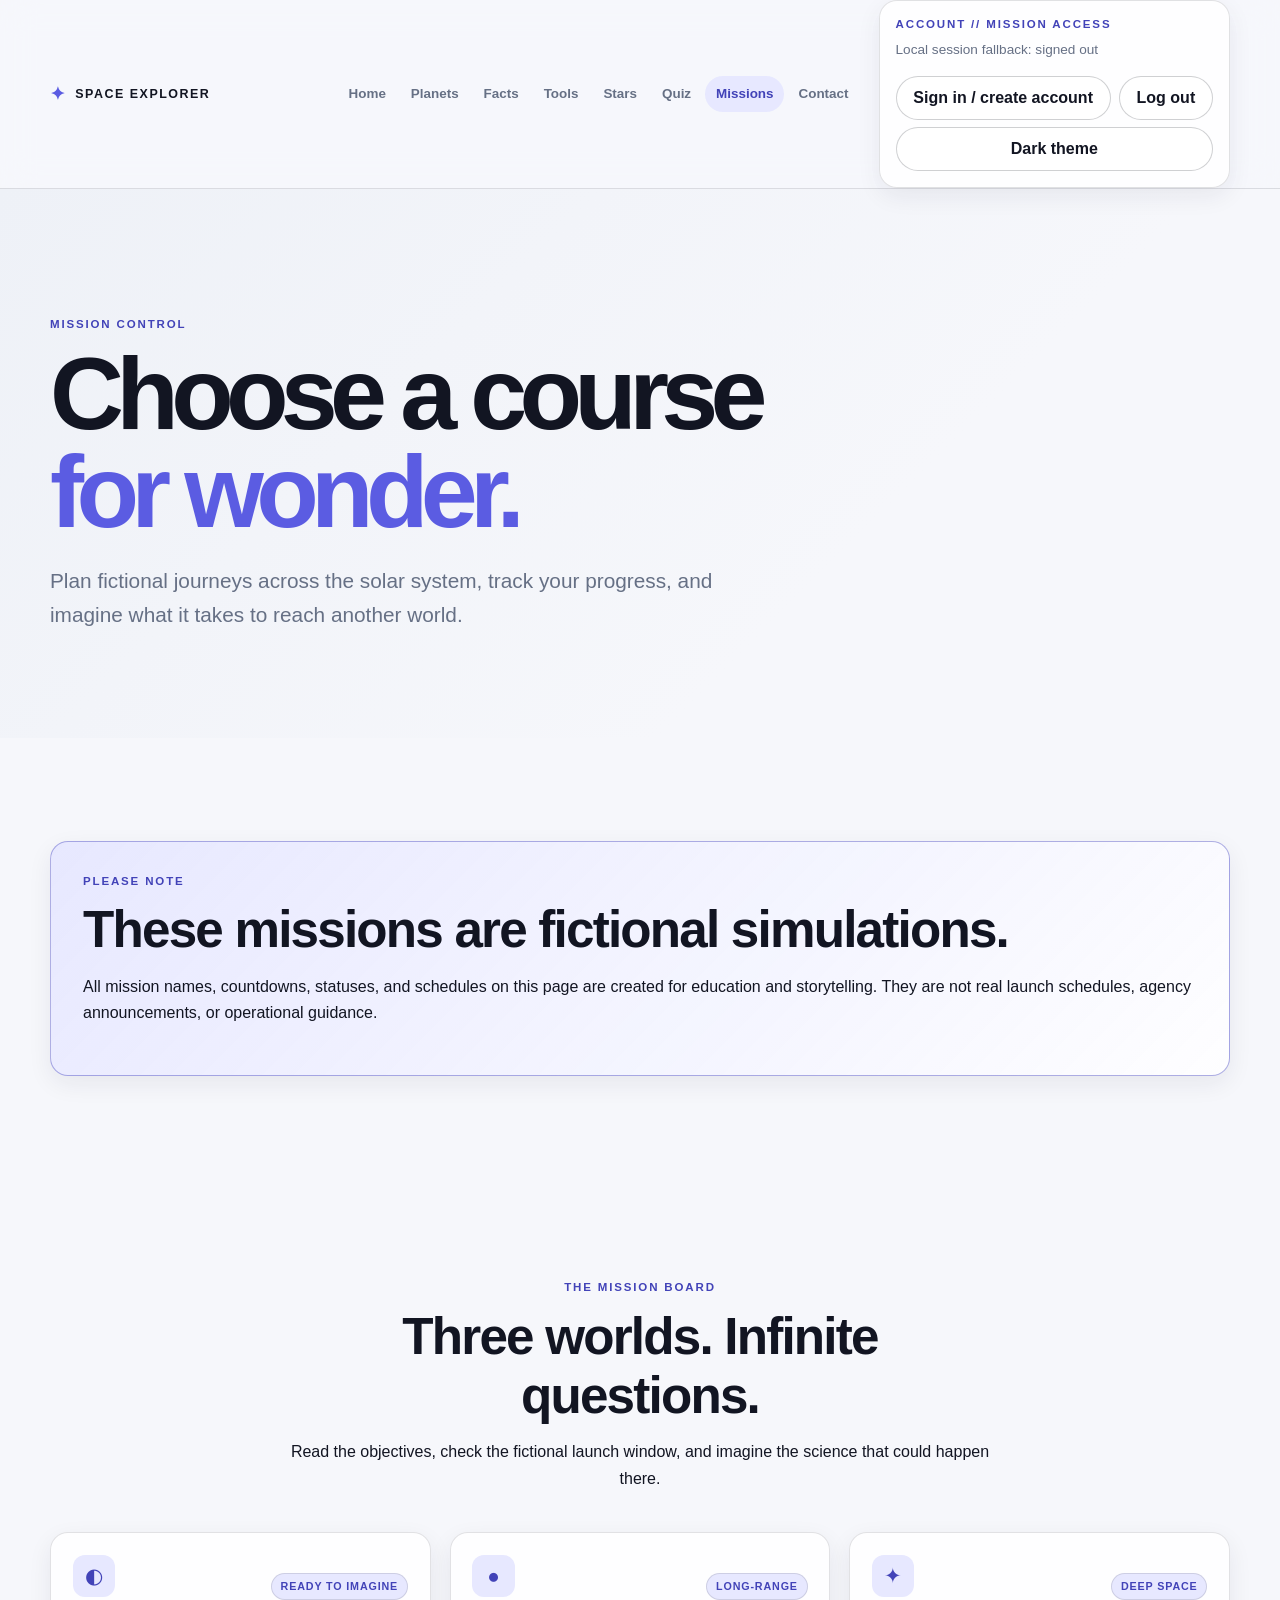
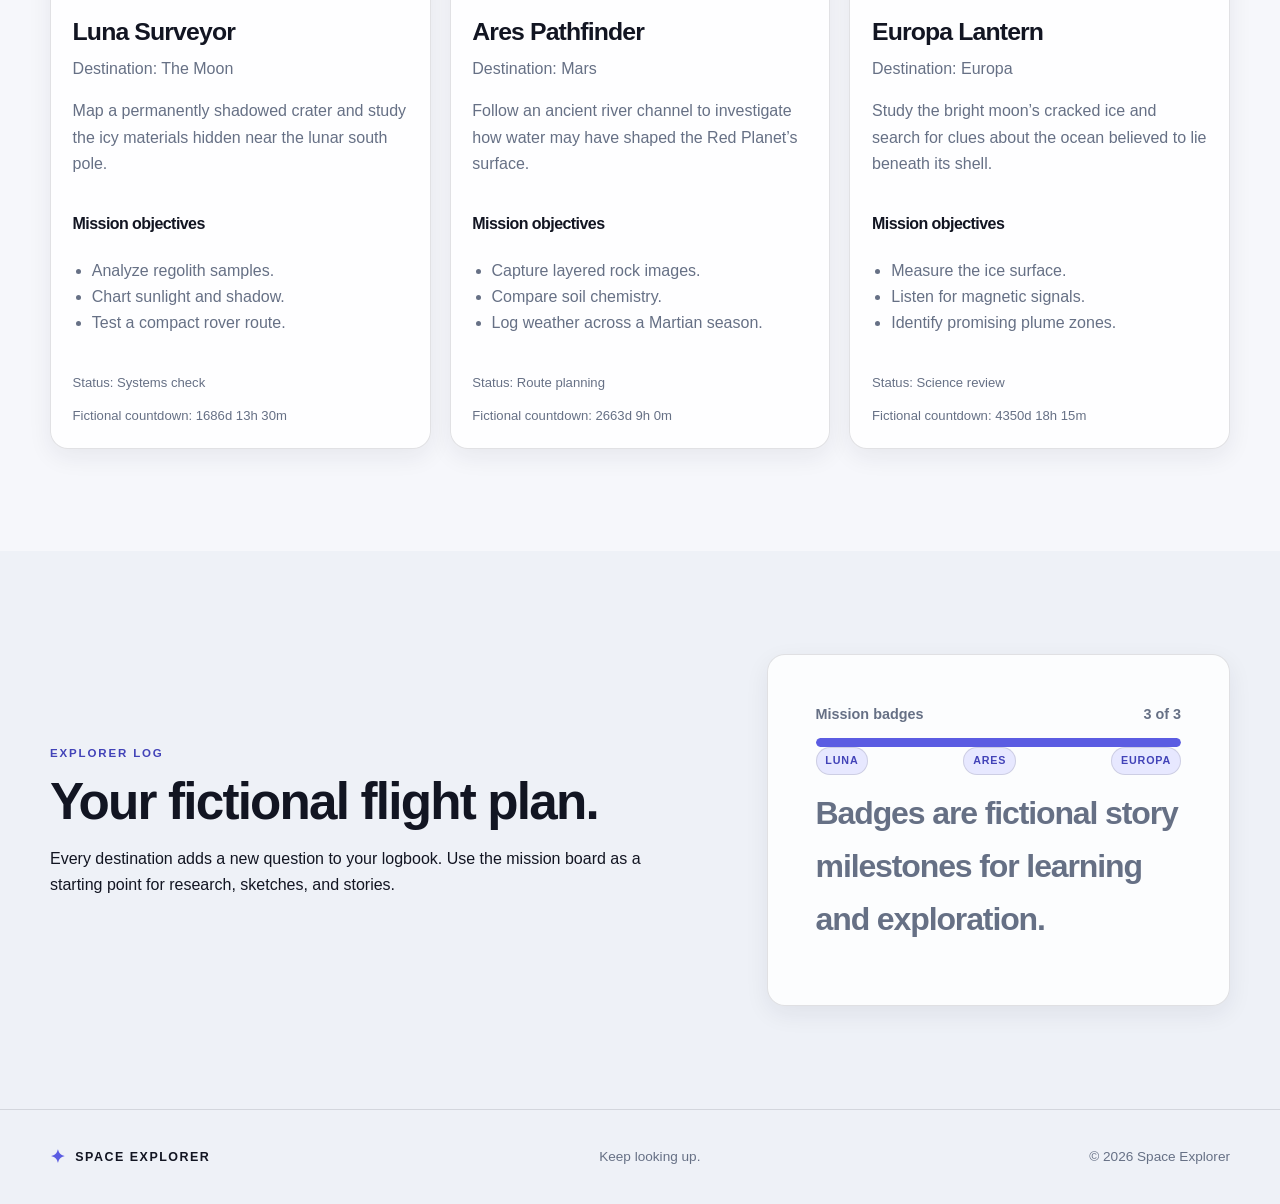
<file: missions.html>
<!doctype html>
<html lang="en">
<head>
  <meta charset="utf-8">
  <meta name="viewport" content="width=device-width, initial-scale=1">
  <meta name="description" content="Explore fictional educational space missions to the Moon, Mars, and Europa.">
  <title>Space Explorer | Missions</title>
  <link rel="stylesheet" href="./styles.css">
</head>
<body data-page="missions">
  <div id="site-header"></div>

  <main>
    <section class="page-hero" aria-labelledby="missions-title">
      <div class="container">
        <p class="eyebrow">MISSION CONTROL</p>
        <h1>Choose a course<br><span>for wonder.</span></h1>
        <p>Plan fictional journeys across the solar system, track your progress, and imagine what it takes to reach another world.</p>
      </div>
    </section>

    <section class="section" aria-labelledby="simulation-notice-title">
      <div class="container">
        <aside class="notice-card" role="note">
          <p class="eyebrow">PLEASE NOTE</p>
          <h2 id="simulation-notice-title">These missions are fictional simulations.</h2>
          <p>All mission names, countdowns, statuses, and schedules on this page are created for education and storytelling. They are not real launch schedules, agency announcements, or operational guidance.</p>
        </aside>
      </div>
    </section>

    <section class="section" aria-labelledby="mission-board-title">
      <div class="container">
        <div class="section-heading">
          <p class="eyebrow">THE MISSION BOARD</p>
          <h2 id="mission-board-title">Three worlds. Infinite questions.</h2>
          <p>Read the objectives, check the fictional launch window, and imagine the science that could happen there.</p>
        </div>

        <div class="card-grid three">
          <article class="feature-card mission-card" data-mission="luna" data-mission-date="2031-07-18T14:00:00Z" aria-labelledby="luna-title">
            <div class="mission-card-top"><span class="card-icon" aria-hidden="true">◐</span><span class="badge">READY TO IMAGINE</span></div>
            <h3 id="luna-title">Luna Surveyor</h3>
            <p class="muted">Destination: The Moon</p>
            <p>Map a permanently shadowed crater and study the icy materials hidden near the lunar south pole.</p>
            <h4>Mission objectives</h4>
            <ul><li>Analyze regolith samples.</li><li>Chart sunlight and shadow.</li><li>Test a compact rover route.</li></ul>
            <div class="mission-meta"><span class="mission-status">Status: Systems check</span><span class="mission-countdown" id="countdown-luna" role="timer" aria-live="polite" aria-label="Luna Surveyor fictional countdown">Countdown loading…</span></div>
            <noscript><p class="fallback-text">JavaScript is off. The Luna Surveyor fictional launch window is July 18, 2031.</p></noscript>
          </article>

          <article class="feature-card mission-card" data-mission="ares" data-mission-date="2034-03-21T09:30:00Z" aria-labelledby="ares-title">
            <div class="mission-card-top"><span class="card-icon" aria-hidden="true">●</span><span class="badge">LONG-RANGE</span></div>
            <h3 id="ares-title">Ares Pathfinder</h3>
            <p class="muted">Destination: Mars</p>
            <p>Follow an ancient river channel to investigate how water may have shaped the Red Planet’s surface.</p>
            <h4>Mission objectives</h4>
            <ul><li>Capture layered rock images.</li><li>Compare soil chemistry.</li><li>Log weather across a Martian season.</li></ul>
            <div class="mission-meta"><span class="mission-status">Status: Route planning</span><span class="mission-countdown" id="countdown-ares" role="timer" aria-live="polite" aria-label="Ares Pathfinder fictional countdown">Countdown loading…</span></div>
            <noscript><p class="fallback-text">JavaScript is off. The Ares Pathfinder fictional launch window is March 21, 2034.</p></noscript>
          </article>

          <article class="feature-card mission-card" data-mission="europa" data-mission-date="2038-11-02T18:45:00Z" aria-labelledby="europa-title">
            <div class="mission-card-top"><span class="card-icon" aria-hidden="true">✦</span><span class="badge">DEEP SPACE</span></div>
            <h3 id="europa-title">Europa Lantern</h3>
            <p class="muted">Destination: Europa</p>
            <p>Study the bright moon’s cracked ice and search for clues about the ocean believed to lie beneath its shell.</p>
            <h4>Mission objectives</h4>
            <ul><li>Measure the ice surface.</li><li>Listen for magnetic signals.</li><li>Identify promising plume zones.</li></ul>
            <div class="mission-meta"><span class="mission-status">Status: Science review</span><span class="mission-countdown" id="countdown-europa" role="timer" aria-live="polite" aria-label="Europa Lantern fictional countdown">Countdown loading…</span></div>
            <noscript><p class="fallback-text">JavaScript is off. The Europa Lantern fictional launch window is November 2, 2038.</p></noscript>
          </article>
        </div>
      </div>
    </section>

    <section class="section tinted" aria-labelledby="progress-title">
      <div class="container split">
        <div>
          <p class="eyebrow">EXPLORER LOG</p>
          <h2 id="progress-title">Your fictional flight plan.</h2>
          <p>Every destination adds a new question to your logbook. Use the mission board as a starting point for research, sketches, and stories.</p>
        </div>
        <div class="quote-card mission-progress" aria-label="Fictional mission progress">
          <div class="progress-line"><span>Mission badges</span><strong>3 of 3</strong></div>
          <div class="progress-track" role="progressbar" aria-valuemin="0" aria-valuemax="3" aria-valuenow="3" aria-label="Three fictional mission badges collected"><span style="width:100%"></span></div>
          <p class="badge-row"><span class="badge">LUNA</span><span class="badge">ARES</span><span class="badge">EUROPA</span></p>
          <p class="muted">Badges are fictional story milestones for learning and exploration.</p>
          <noscript><p class="fallback-text">JavaScript is off. Your three fictional mission badges remain visible.</p></noscript>
        </div>
      </div>
    </section>
  </main>

  <div id="site-footer"></div>
  <script src="./script.js"></script>
</body>
</html>
</file>
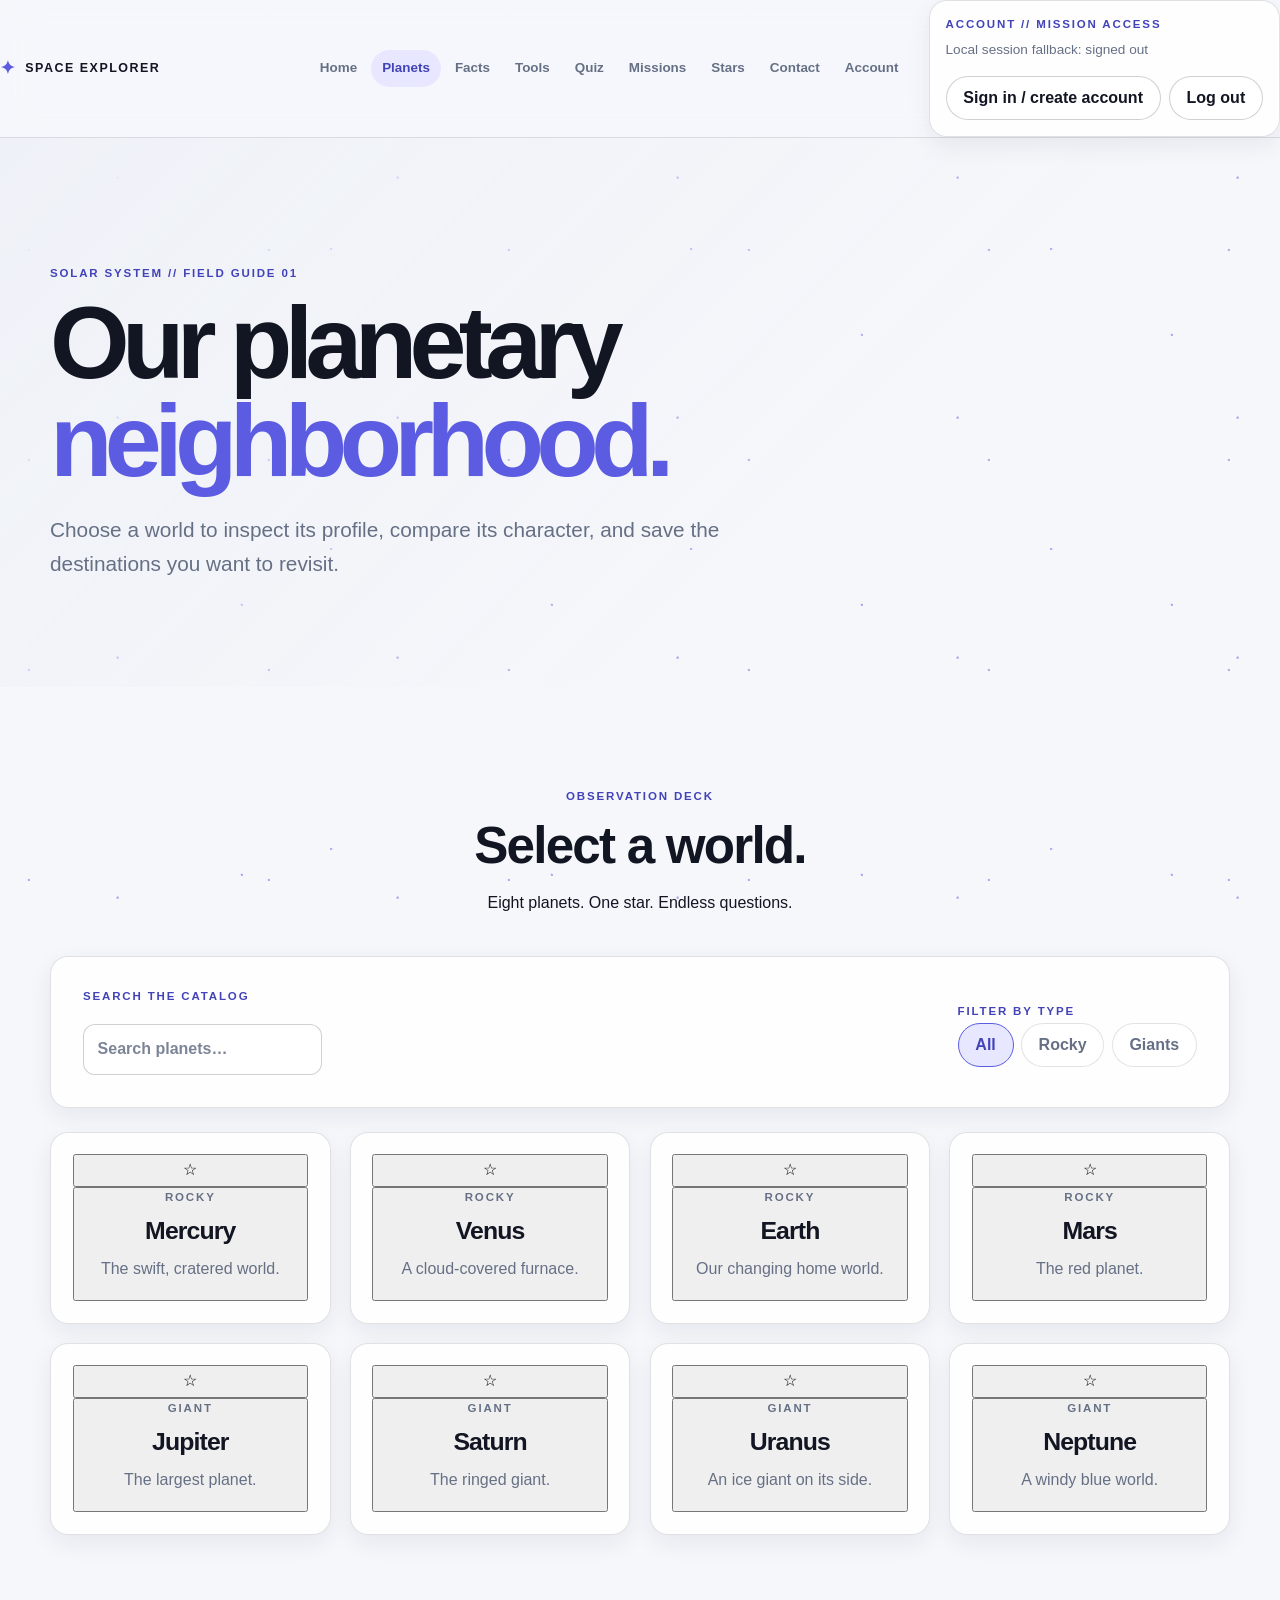
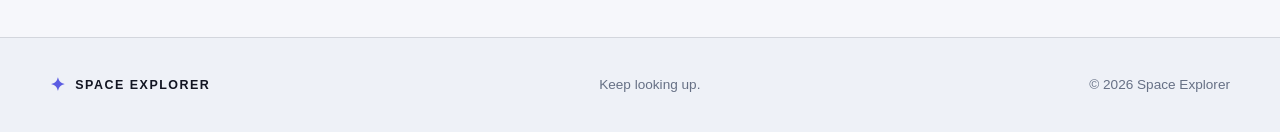
<file: planets (1).html>
<!doctype html>
<html lang="en">
<head>
  <meta charset="utf-8">
  <meta name="viewport" content="width=device-width, initial-scale=1">
  <meta name="description" content="Explore the planets of our solar system with Space Explorer.">
  <title>Space Explorer | Planets</title>
  <link rel="stylesheet" href="./styles.css">
</head>
<body data-page="planets">
  <div class="stars" aria-hidden="true"></div>

  <header class="site-header">
    <nav class="navbar" aria-label="Primary navigation">
      <a class="logo" href="index.html"><span aria-hidden="true">✦</span> SPACE EXPLORER</a>
      <button class="menu-toggle" type="button" aria-expanded="false" aria-controls="primary-menu" aria-label="Open navigation menu">
        <span></span><span></span><span></span>
      </button>
      <div class="nav-panel" id="primary-menu">
        <ul class="nav-links">
          <li><a data-page="home" href="index.html">Home</a></li>
          <li><a data-page="planets" href="planets.html" aria-current="page">Planets</a></li>
          <li><a data-page="facts" href="facts.html">Facts</a></li>
          <li><a data-page="tools" href="tools.html">Tools</a></li>
          <li><a data-page="quiz" href="quiz.html">Quiz</a></li>
          <li><a data-page="missions" href="missions.html">Missions</a></li>
          <li><a data-page="stars" href="stars.html">Stars</a></li>
          <li><a data-page="contact" href="contact.html">Contact</a></li>
          <li><a data-page="account" href="account.html">Account</a></li>
        </ul>
        <section class="account-panel" aria-labelledby="account-title">
          <p class="eyebrow" id="account-title">ACCOUNT // MISSION ACCESS</p>
          <p class="account-state" id="account-state" aria-live="polite">Checking session…</p>
          <p class="account-email" id="account-email"></p>
          <div class="account-actions">
            <a class="button button-secondary" id="sign-in-link" href="account.html">Sign in / create account</a>
            <button class="button button-secondary" id="logout-button" type="button" hidden>Log out</button>
          </div>
        </section>
      </div>
    </nav>
  </header>

  <main>
    <section class="page-hero reveal" aria-labelledby="page-title">
      <div class="container">
        <p class="eyebrow">SOLAR SYSTEM // FIELD GUIDE 01</p>
        <h1 id="page-title">Our planetary<br><span>neighborhood.</span></h1>
        <p class="hero-text">Choose a world to inspect its profile, compare its character, and save the destinations you want to revisit.</p>
      </div>
    </section>

    <section class="section" aria-labelledby="explorer-title">
      <div class="container">
        <div class="section-heading">
          <div>
            <p class="eyebrow">OBSERVATION DECK</p>
            <h2 id="explorer-title">Select a world.</h2>
          </div>
          <p class="section-note">Eight planets. One star. Endless questions.</p>
        </div>

        <div class="toolbar panel" role="search" aria-label="Planet search and filters">
          <label class="search-field" for="planet-search">
            <span class="eyebrow">SEARCH THE CATALOG</span>
            <input id="planet-search" class="input" type="search" name="planet-search" placeholder="Search planets…" autocomplete="off">
          </label>
          <div class="filter-field">
            <span class="eyebrow" id="planet-filter-label">FILTER BY TYPE</span>
            <div class="segmented" role="group" aria-labelledby="planet-filter-label">
              <button class="chip active" type="button" data-planet-filter="all" aria-pressed="true">All</button>
              <button class="chip" type="button" data-planet-filter="rocky" aria-pressed="false">Rocky</button>
              <button class="chip" type="button" data-planet-filter="giant" aria-pressed="false">Giants</button>
            </div>
          </div>
        </div>

        <div id="planet-grid" class="card-grid four" aria-live="polite" aria-label="Planet catalog">
          <article class="card planet-card" data-planet="mercury" data-type="rocky" tabindex="0">
            <div class="planet-visual mercury" aria-hidden="true"></div>
            <div class="card-topline"><span class="eyebrow">01 // ROCKY</span><button class="favorite-button" type="button" data-favorite="mercury" aria-label="Save Mercury to favorites" aria-pressed="false">♡</button></div>
            <h3>Mercury</h3><p>The swift, cratered world closest to the Sun.</p>
            <button class="text-link planet-open" type="button" data-planet="mercury">View profile <span aria-hidden="true">→</span></button>
          </article>
          <article class="card planet-card" data-planet="venus" data-type="rocky" tabindex="0">
            <div class="planet-visual venus" aria-hidden="true"></div>
            <div class="card-topline"><span class="eyebrow">02 // ROCKY</span><button class="favorite-button" type="button" data-favorite="venus" aria-label="Save Venus to favorites" aria-pressed="false">♡</button></div>
            <h3>Venus</h3><p>A cloud-wrapped world with a runaway greenhouse.</p>
            <button class="text-link planet-open" type="button" data-planet="venus">View profile <span aria-hidden="true">→</span></button>
          </article>
          <article class="card planet-card" data-planet="earth" data-type="rocky" tabindex="0">
            <div class="planet-visual earth" aria-hidden="true"></div>
            <div class="card-topline"><span class="eyebrow">03 // ROCKY</span><button class="favorite-button" type="button" data-favorite="earth" aria-label="Save Earth to favorites" aria-pressed="false">♡</button></div>
            <h3>Earth</h3><p>Our blue home, rich with liquid water and life.</p>
            <button class="text-link planet-open" type="button" data-planet="earth">View profile <span aria-hidden="true">→</span></button>
          </article>
          <article class="card planet-card" data-planet="mars" data-type="rocky" tabindex="0">
            <div class="planet-visual mars" aria-hidden="true"></div>
            <div class="card-topline"><span class="eyebrow">04 // ROCKY</span><button class="favorite-button" type="button" data-favorite="mars" aria-label="Save Mars to favorites" aria-pressed="false">♡</button></div>
            <h3>Mars</h3><p>The red planet, shaped by volcanoes, dust, and ice.</p>
            <button class="text-link planet-open" type="button" data-planet="mars">View profile <span aria-hidden="true">→</span></button>
          </article>
          <article class="card planet-card" data-planet="jupiter" data-type="giant" tabindex="0">
            <div class="planet-visual jupiter" aria-hidden="true"></div>
            <div class="card-topline"><span class="eyebrow">05 // GIANT</span><button class="favorite-button" type="button" data-favorite="jupiter" aria-label="Save Jupiter to favorites" aria-pressed="false">♡</button></div>
            <h3>Jupiter</h3><p>A colossal gas giant with a storm larger than Earth.</p>
            <button class="text-link planet-open" type="button" data-planet="jupiter">View profile <span aria-hidden="true">→</span></button>
          </article>
          <article class="card planet-card" data-planet="saturn" data-type="giant" tabindex="0">
            <div class="planet-visual saturn" aria-hidden="true"></div>
            <div class="card-topline"><span class="eyebrow">06 // GIANT</span><button class="favorite-button" type="button" data-favorite="saturn" aria-label="Save Saturn to favorites" aria-pressed="false">♡</button></div>
            <h3>Saturn</h3><p>A pale giant encircled by the solar system’s icons.</p>
            <button class="text-link planet-open" type="button" data-planet="saturn">View profile <span aria-hidden="true">→</span></button>
          </article>
          <article class="card planet-card" data-planet="uranus" data-type="giant" tabindex="0">
            <div class="planet-visual uranus" aria-hidden="true"></div>
            <div class="card-topline"><span class="eyebrow">07 // GIANT</span><button class="favorite-button" type="button" data-favorite="uranus" aria-label="Save Uranus to favorites" aria-pressed="false">♡</button></div>
            <h3>Uranus</h3><p>An ice giant that rolls through space on its side.</p>
            <button class="text-link planet-open" type="button" data-planet="uranus">View profile <span aria-hidden="true">→</span></button>
          </article>
          <article class="card planet-card" data-planet="neptune" data-type="giant" tabindex="0">
            <div class="planet-visual neptune" aria-hidden="true"></div>
            <div class="card-topline"><span class="eyebrow">08 // GIANT</span><button class="favorite-button" type="button" data-favorite="neptune" aria-label="Save Neptune to favorites" aria-pressed="false">♡</button></div>
            <h3>Neptune</h3><p>A deep-blue ice giant swept by supersonic winds.</p>
            <button class="text-link planet-open" type="button" data-planet="neptune">View profile <span aria-hidden="true">→</span></button>
          </article>
        </div>

        <p id="planet-empty" class="empty-state" hidden>No worlds match that search. Try another name or filter.</p>
        <aside id="planet-detail" class="detail-panel panel" aria-labelledby="planet-detail-title" aria-live="polite" hidden></aside>
      </div>
    </section>
  </main>

  <footer class="footer">
    <div class="container footer-inner">
      <a class="logo" href="index.html"><span aria-hidden="true">✦</span> SPACE EXPLORER</a>
      <p>Keep looking up.</p>
      <p>© 2026 Space Explorer</p>
    </div>
  </footer>

  <script src="./script.js" defer></script>
</body>
</html>
</file>
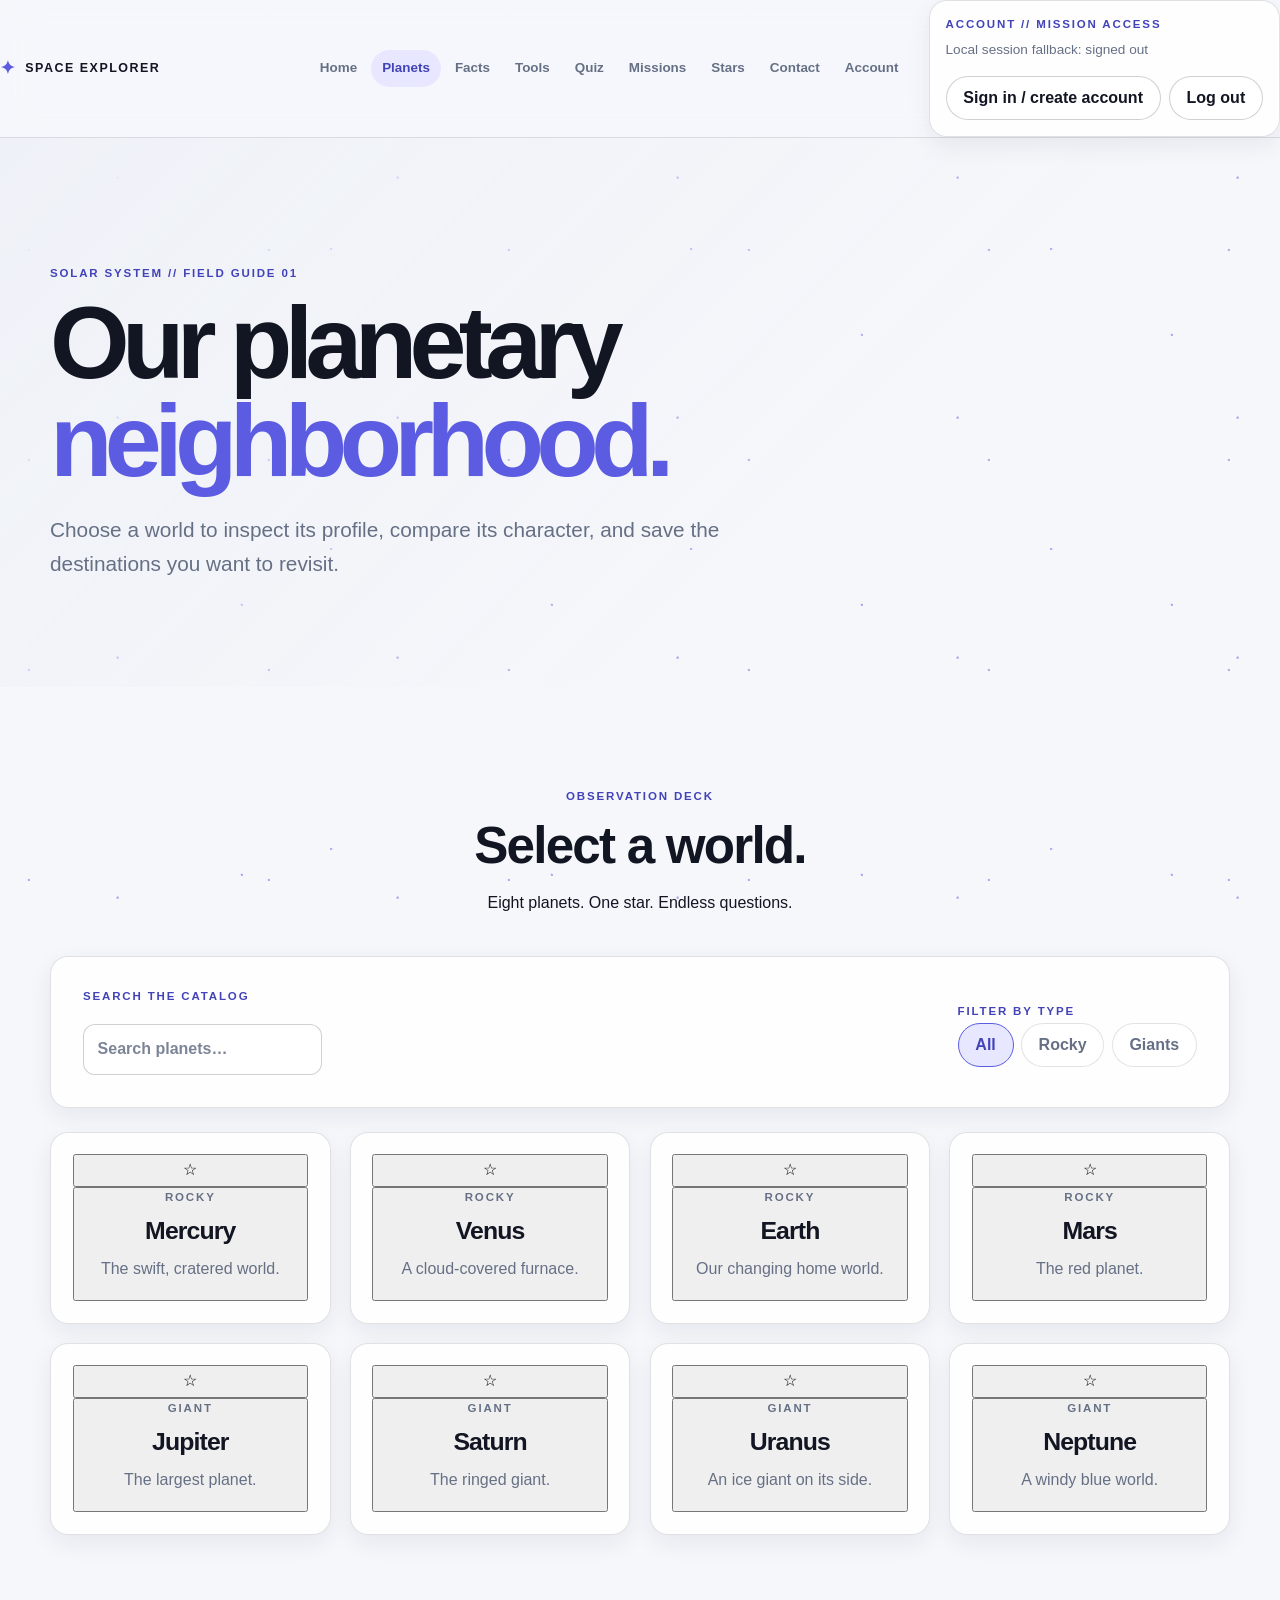
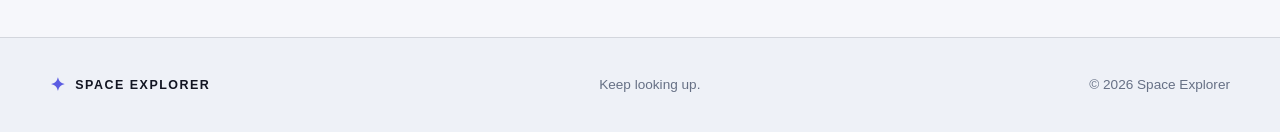
<file: planets.html>
<!doctype html>
<html lang="en">
<head>
  <meta charset="utf-8">
  <meta name="viewport" content="width=device-width, initial-scale=1">
  <meta name="description" content="Explore the planets of our solar system with Space Explorer.">
  <title>Space Explorer | Planets</title>
  <link rel="stylesheet" href="./styles.css">
</head>
<body data-page="planets">
  <div class="stars" aria-hidden="true"></div>

  <header class="site-header">
    <nav class="navbar" aria-label="Primary navigation">
      <a class="logo" href="index.html"><span aria-hidden="true">✦</span> SPACE EXPLORER</a>
      <button class="menu-toggle" type="button" aria-expanded="false" aria-controls="primary-menu" aria-label="Open navigation menu">
        <span></span><span></span><span></span>
      </button>
      <div class="nav-panel" id="primary-menu">
        <ul class="nav-links">
          <li><a data-page="home" href="index.html">Home</a></li>
          <li><a data-page="planets" href="planets.html" aria-current="page">Planets</a></li>
          <li><a data-page="facts" href="facts.html">Facts</a></li>
          <li><a data-page="tools" href="tools.html">Tools</a></li>
          <li><a data-page="quiz" href="quiz.html">Quiz</a></li>
          <li><a data-page="missions" href="missions.html">Missions</a></li>
          <li><a data-page="stars" href="stars.html">Stars</a></li>
          <li><a data-page="contact" href="contact.html">Contact</a></li>
          <li><a data-page="account" href="account.html">Account</a></li>
        </ul>
        <section class="account-panel" aria-labelledby="account-title">
          <p class="eyebrow" id="account-title">ACCOUNT // MISSION ACCESS</p>
          <p class="account-state" id="account-state" aria-live="polite">Checking session…</p>
          <p class="account-email" id="account-email"></p>
          <div class="account-actions">
            <a class="button button-secondary" id="sign-in-link" href="account.html">Sign in / create account</a>
            <button class="button button-secondary" id="logout-button" type="button" hidden>Log out</button>
          </div>
        </section>
      </div>
    </nav>
  </header>

  <main>
    <section class="page-hero reveal" aria-labelledby="page-title">
      <div class="container">
        <p class="eyebrow">SOLAR SYSTEM // FIELD GUIDE 01</p>
        <h1 id="page-title">Our planetary<br><span>neighborhood.</span></h1>
        <p class="hero-text">Choose a world to inspect its profile, compare its character, and save the destinations you want to revisit.</p>
      </div>
    </section>

    <section class="section" aria-labelledby="explorer-title">
      <div class="container">
        <div class="section-heading">
          <div>
            <p class="eyebrow">OBSERVATION DECK</p>
            <h2 id="explorer-title">Select a world.</h2>
          </div>
          <p class="section-note">Eight planets. One star. Endless questions.</p>
        </div>

        <div class="toolbar panel" role="search" aria-label="Planet search and filters">
          <label class="search-field" for="planet-search">
            <span class="eyebrow">SEARCH THE CATALOG</span>
            <input id="planet-search" class="input" type="search" name="planet-search" placeholder="Search planets…" autocomplete="off">
          </label>
          <div class="filter-field">
            <span class="eyebrow" id="planet-filter-label">FILTER BY TYPE</span>
            <div class="segmented" role="group" aria-labelledby="planet-filter-label">
              <button class="chip active" type="button" data-planet-filter="all" aria-pressed="true">All</button>
              <button class="chip" type="button" data-planet-filter="rocky" aria-pressed="false">Rocky</button>
              <button class="chip" type="button" data-planet-filter="giant" aria-pressed="false">Giants</button>
            </div>
          </div>
        </div>

        <div id="planet-grid" class="card-grid four" aria-live="polite" aria-label="Planet catalog">
          <article class="card planet-card" data-planet="mercury" data-type="rocky" tabindex="0">
            <div class="planet-visual mercury" aria-hidden="true"></div>
            <div class="card-topline"><span class="eyebrow">01 // ROCKY</span><button class="favorite-button" type="button" data-favorite="mercury" aria-label="Save Mercury to favorites" aria-pressed="false">♡</button></div>
            <h3>Mercury</h3><p>The swift, cratered world closest to the Sun.</p>
            <button class="text-link planet-open" type="button" data-planet="mercury">View profile <span aria-hidden="true">→</span></button>
          </article>
          <article class="card planet-card" data-planet="venus" data-type="rocky" tabindex="0">
            <div class="planet-visual venus" aria-hidden="true"></div>
            <div class="card-topline"><span class="eyebrow">02 // ROCKY</span><button class="favorite-button" type="button" data-favorite="venus" aria-label="Save Venus to favorites" aria-pressed="false">♡</button></div>
            <h3>Venus</h3><p>A cloud-wrapped world with a runaway greenhouse.</p>
            <button class="text-link planet-open" type="button" data-planet="venus">View profile <span aria-hidden="true">→</span></button>
          </article>
          <article class="card planet-card" data-planet="earth" data-type="rocky" tabindex="0">
            <div class="planet-visual earth" aria-hidden="true"></div>
            <div class="card-topline"><span class="eyebrow">03 // ROCKY</span><button class="favorite-button" type="button" data-favorite="earth" aria-label="Save Earth to favorites" aria-pressed="false">♡</button></div>
            <h3>Earth</h3><p>Our blue home, rich with liquid water and life.</p>
            <button class="text-link planet-open" type="button" data-planet="earth">View profile <span aria-hidden="true">→</span></button>
          </article>
          <article class="card planet-card" data-planet="mars" data-type="rocky" tabindex="0">
            <div class="planet-visual mars" aria-hidden="true"></div>
            <div class="card-topline"><span class="eyebrow">04 // ROCKY</span><button class="favorite-button" type="button" data-favorite="mars" aria-label="Save Mars to favorites" aria-pressed="false">♡</button></div>
            <h3>Mars</h3><p>The red planet, shaped by volcanoes, dust, and ice.</p>
            <button class="text-link planet-open" type="button" data-planet="mars">View profile <span aria-hidden="true">→</span></button>
          </article>
          <article class="card planet-card" data-planet="jupiter" data-type="giant" tabindex="0">
            <div class="planet-visual jupiter" aria-hidden="true"></div>
            <div class="card-topline"><span class="eyebrow">05 // GIANT</span><button class="favorite-button" type="button" data-favorite="jupiter" aria-label="Save Jupiter to favorites" aria-pressed="false">♡</button></div>
            <h3>Jupiter</h3><p>A colossal gas giant with a storm larger than Earth.</p>
            <button class="text-link planet-open" type="button" data-planet="jupiter">View profile <span aria-hidden="true">→</span></button>
          </article>
          <article class="card planet-card" data-planet="saturn" data-type="giant" tabindex="0">
            <div class="planet-visual saturn" aria-hidden="true"></div>
            <div class="card-topline"><span class="eyebrow">06 // GIANT</span><button class="favorite-button" type="button" data-favorite="saturn" aria-label="Save Saturn to favorites" aria-pressed="false">♡</button></div>
            <h3>Saturn</h3><p>A pale giant encircled by the solar system’s icons.</p>
            <button class="text-link planet-open" type="button" data-planet="saturn">View profile <span aria-hidden="true">→</span></button>
          </article>
          <article class="card planet-card" data-planet="uranus" data-type="giant" tabindex="0">
            <div class="planet-visual uranus" aria-hidden="true"></div>
            <div class="card-topline"><span class="eyebrow">07 // GIANT</span><button class="favorite-button" type="button" data-favorite="uranus" aria-label="Save Uranus to favorites" aria-pressed="false">♡</button></div>
            <h3>Uranus</h3><p>An ice giant that rolls through space on its side.</p>
            <button class="text-link planet-open" type="button" data-planet="uranus">View profile <span aria-hidden="true">→</span></button>
          </article>
          <article class="card planet-card" data-planet="neptune" data-type="giant" tabindex="0">
            <div class="planet-visual neptune" aria-hidden="true"></div>
            <div class="card-topline"><span class="eyebrow">08 // GIANT</span><button class="favorite-button" type="button" data-favorite="neptune" aria-label="Save Neptune to favorites" aria-pressed="false">♡</button></div>
            <h3>Neptune</h3><p>A deep-blue ice giant swept by supersonic winds.</p>
            <button class="text-link planet-open" type="button" data-planet="neptune">View profile <span aria-hidden="true">→</span></button>
          </article>
        </div>

        <p id="planet-empty" class="empty-state" hidden>No worlds match that search. Try another name or filter.</p>
        <aside id="planet-detail" class="detail-panel panel" aria-labelledby="planet-detail-title" aria-live="polite" hidden></aside>
      </div>
    </section>
  </main>

  <footer class="footer">
    <div class="container footer-inner">
      <a class="logo" href="index.html"><span aria-hidden="true">✦</span> SPACE EXPLORER</a>
      <p>Keep looking up.</p>
      <p>© 2026 Space Explorer</p>
    </div>
  </footer>

  <script src="./script.js" defer></script>
</body>
</html>
</file>
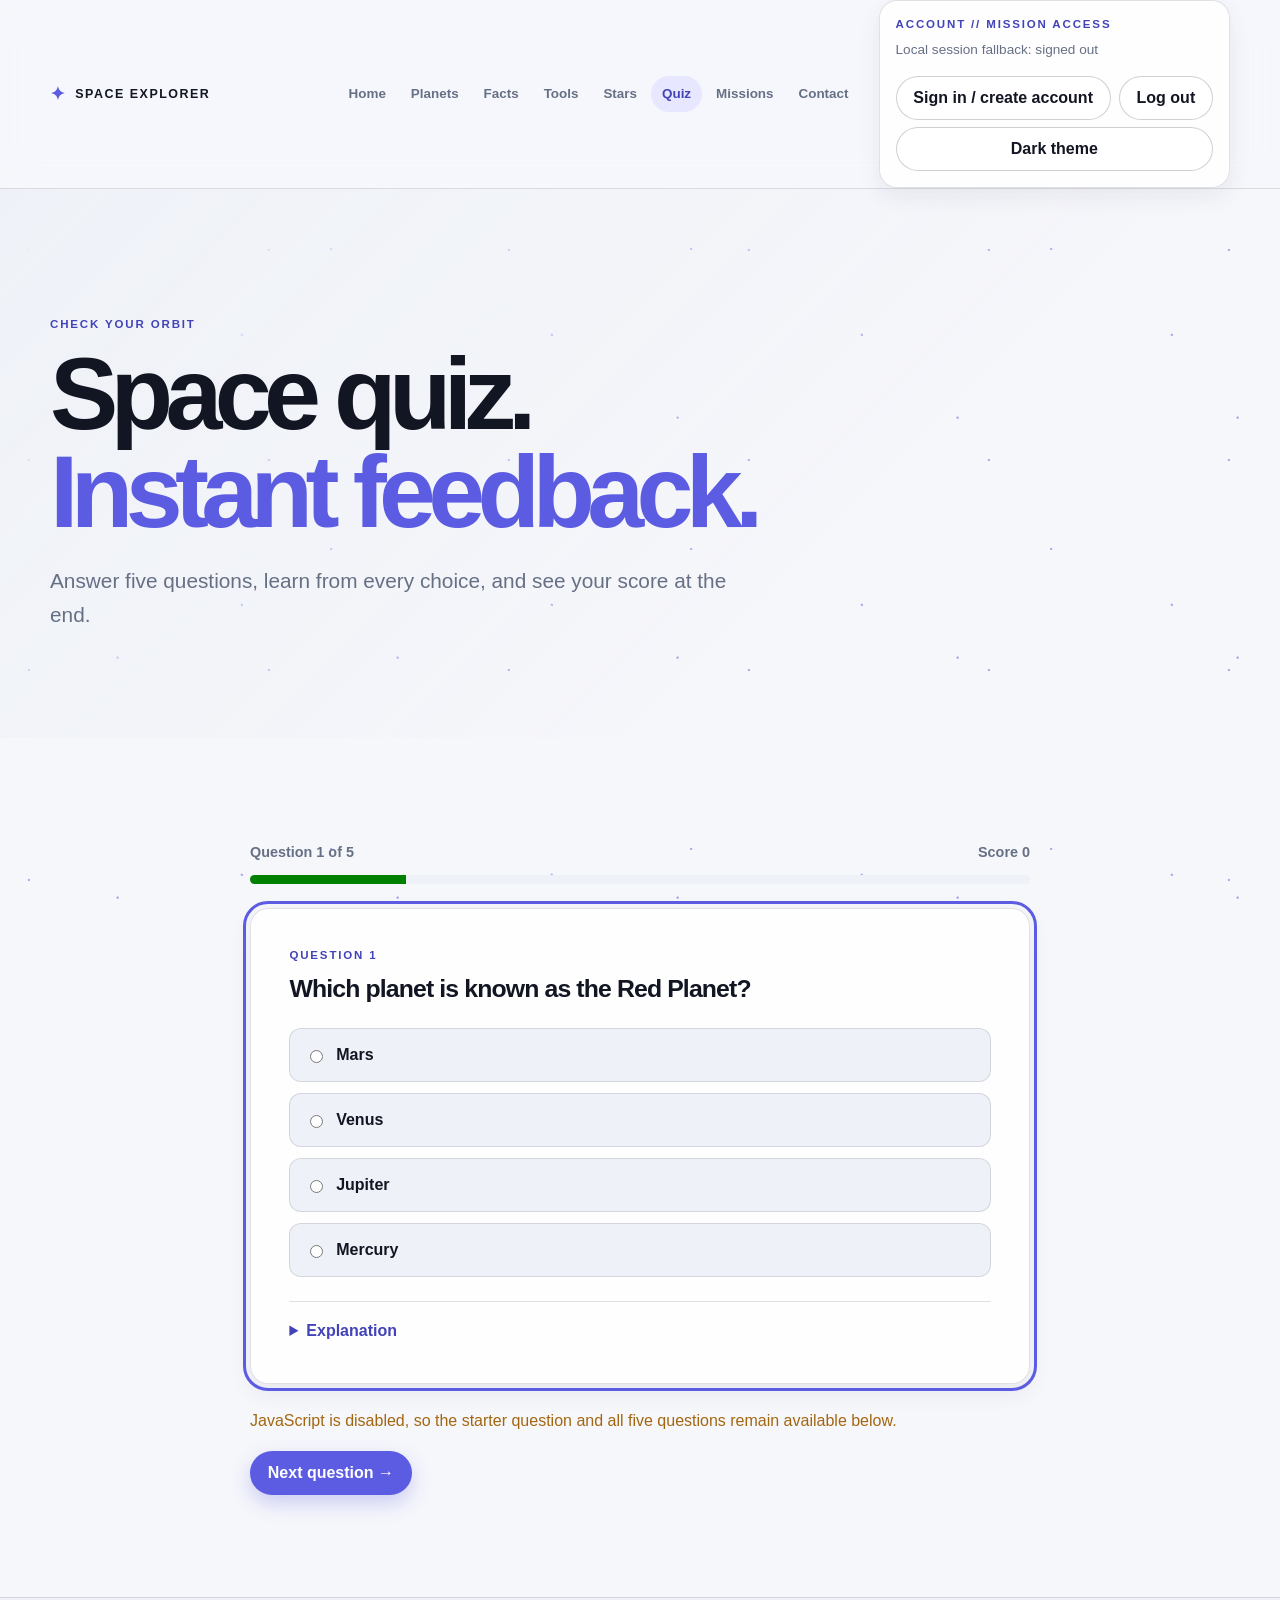
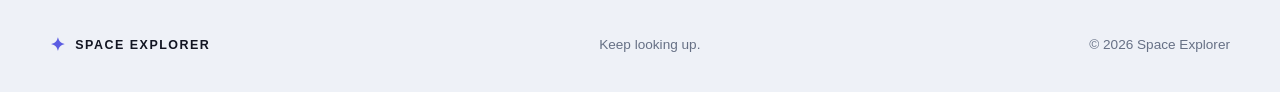
<file: quiz.html>
<!doctype html>
<html lang="en">
<head>
  <meta charset="utf-8">
  <meta name="viewport" content="width=device-width, initial-scale=1">
  <meta name="description" content="Test your astronomy knowledge with the Space Explorer quiz.">
  <title>Space Explorer | Quiz</title>
  <link rel="stylesheet" href="./styles.css">
</head>
<body data-page="quiz">
  <div class="stars" aria-hidden="true"></div>
  <header class="site-header">
    <nav class="navbar container" aria-label="Primary navigation">
      <a class="logo" href="./index.html"><span aria-hidden="true">✦</span> SPACE EXPLORER</a>
      <button class="menu-toggle" type="button" aria-expanded="false" aria-controls="primary-menu" aria-label="Open navigation menu">
        <span></span><span></span><span></span>
      </button>
      <div class="nav-panel" id="primary-menu">
        <ul class="nav-links">
          <li><a data-page="home" href="./index.html">Home</a></li>
          <li><a data-page="planets" href="./planets.html">Planets</a></li>
          <li><a data-page="facts" href="./facts.html">Facts</a></li>
          <li><a data-page="tools" href="./tools.html">Tools</a></li>
          <li><a data-page="stars" href="./stars.html">Stars</a></li>
          <li><a data-page="quiz" href="./quiz.html" aria-current="page">Quiz</a></li>
          <li><a data-page="missions" href="./missions.html">Missions</a></li>
          <li><a data-page="contact" href="./contact.html">Contact</a></li>
        </ul>
        <div class="account-panel" aria-label="Account controls">
          <p class="eyebrow">ACCOUNT // MISSION ACCESS</p>
          <p class="account-state" id="account-state" aria-live="polite">Checking session…</p>
          <p class="account-email" id="account-email"></p>
          <div class="account-actions">
            <a class="button button-secondary" id="sign-in-link" href="./account.html">Sign in / create account</a>
            <button class="button button-secondary" id="logout-button" type="button" hidden>Log out</button>
          </div>
          <button class="button button-secondary" id="theme-toggle" type="button" aria-pressed="false">Toggle theme</button>
        </div>
      </div>
    </nav>
  </header>

  <main>
    <section class="page-hero" aria-labelledby="quiz-title">
      <div class="container">
        <p class="eyebrow">CHECK YOUR ORBIT</p>
        <h1 id="quiz-title">Space quiz.<br><span>Instant feedback.</span></h1>
        <p>Answer five questions, learn from every choice, and see your score at the end.</p>
      </div>
    </section>

    <section class="section" aria-labelledby="quiz-heading">
      <div class="container quiz-wrap">
        <h2 id="quiz-heading" class="sr-only">Astronomy knowledge quiz</h2>
        <div class="progress-line" aria-label="Quiz status">
          <span id="quiz-progress">Question 1 of 5</span>
          <span id="quiz-score" aria-live="polite">Score 0</span>
        </div>
        <progress id="quiz-progress-meter" max="5" value="1" aria-label="Quiz progress">1 of 5</progress>

        <div id="quiz-card" class="quiz-card" tabindex="-1">
          <p class="eyebrow">QUESTION 1</p>
          <h3>Which planet is known as the Red Planet?</h3>
          <fieldset>
            <legend class="sr-only">Choose an answer</legend>
            <label><input type="radio" name="quiz-answer" value="Mars"> Mars</label>
            <label><input type="radio" name="quiz-answer" value="Venus"> Venus</label>
            <label><input type="radio" name="quiz-answer" value="Jupiter"> Jupiter</label>
            <label><input type="radio" name="quiz-answer" value="Mercury"> Mercury</label>
          </fieldset>
          <details class="quiz-explanation">
            <summary>Explanation</summary>
            <p>Mars appears reddish because iron minerals in its surface have oxidized, or rusted.</p>
          </details>
        </div>

        <p class="noscript-note">JavaScript is disabled, so the starter question and all five questions remain available below.</p>
        <ol class="quiz-fallback" aria-label="All quiz questions">
          <li><strong>Which planet is known as the Red Planet?</strong> Mars, Venus, Jupiter, or Mercury. <em>Answer: Mars. Its iron-rich surface gives it a reddish appearance.</em></li>
          <li><strong>What is the largest planet in our solar system?</strong> Earth, Saturn, Jupiter, or Neptune. <em>Answer: Jupiter.</em></li>
          <li><strong>What galaxy contains our solar system?</strong> Andromeda, the Milky Way, Whirlpool, or Sombrero. <em>Answer: The Milky Way.</em></li>
          <li><strong>What force keeps planets in orbit around the Sun?</strong> Magnetism, friction, gravity, or pressure. <em>Answer: Gravity.</em></li>
          <li><strong>What is a light-year a measure of?</strong> Time, brightness, mass, or distance. <em>Answer: Distance—the distance light travels in one year.</em></li>
        </ol>

        <button id="quiz-next" class="button button-primary" type="button">Next question <span aria-hidden="true">→</span></button>
        <section id="quiz-result" class="detail-panel" aria-live="polite" hidden aria-labelledby="result-title">
          <h2 id="result-title">Mission result</h2>
          <p>Your final score will appear here.</p>
          <button id="quiz-restart" class="button button-secondary" type="button">Restart quiz</button>
        </section>
      </div>
    </section>
  </main>

  <footer class="footer">
    <div class="container footer-inner">
      <a class="logo" href="./index.html"><span aria-hidden="true">✦</span> SPACE EXPLORER</a>
      <p>Keep looking up.</p>
      <p>© 2026 Space Explorer</p>
    </div>
  </footer>
  <script src="./script.js" defer></script>
</body>
</html>
</file>
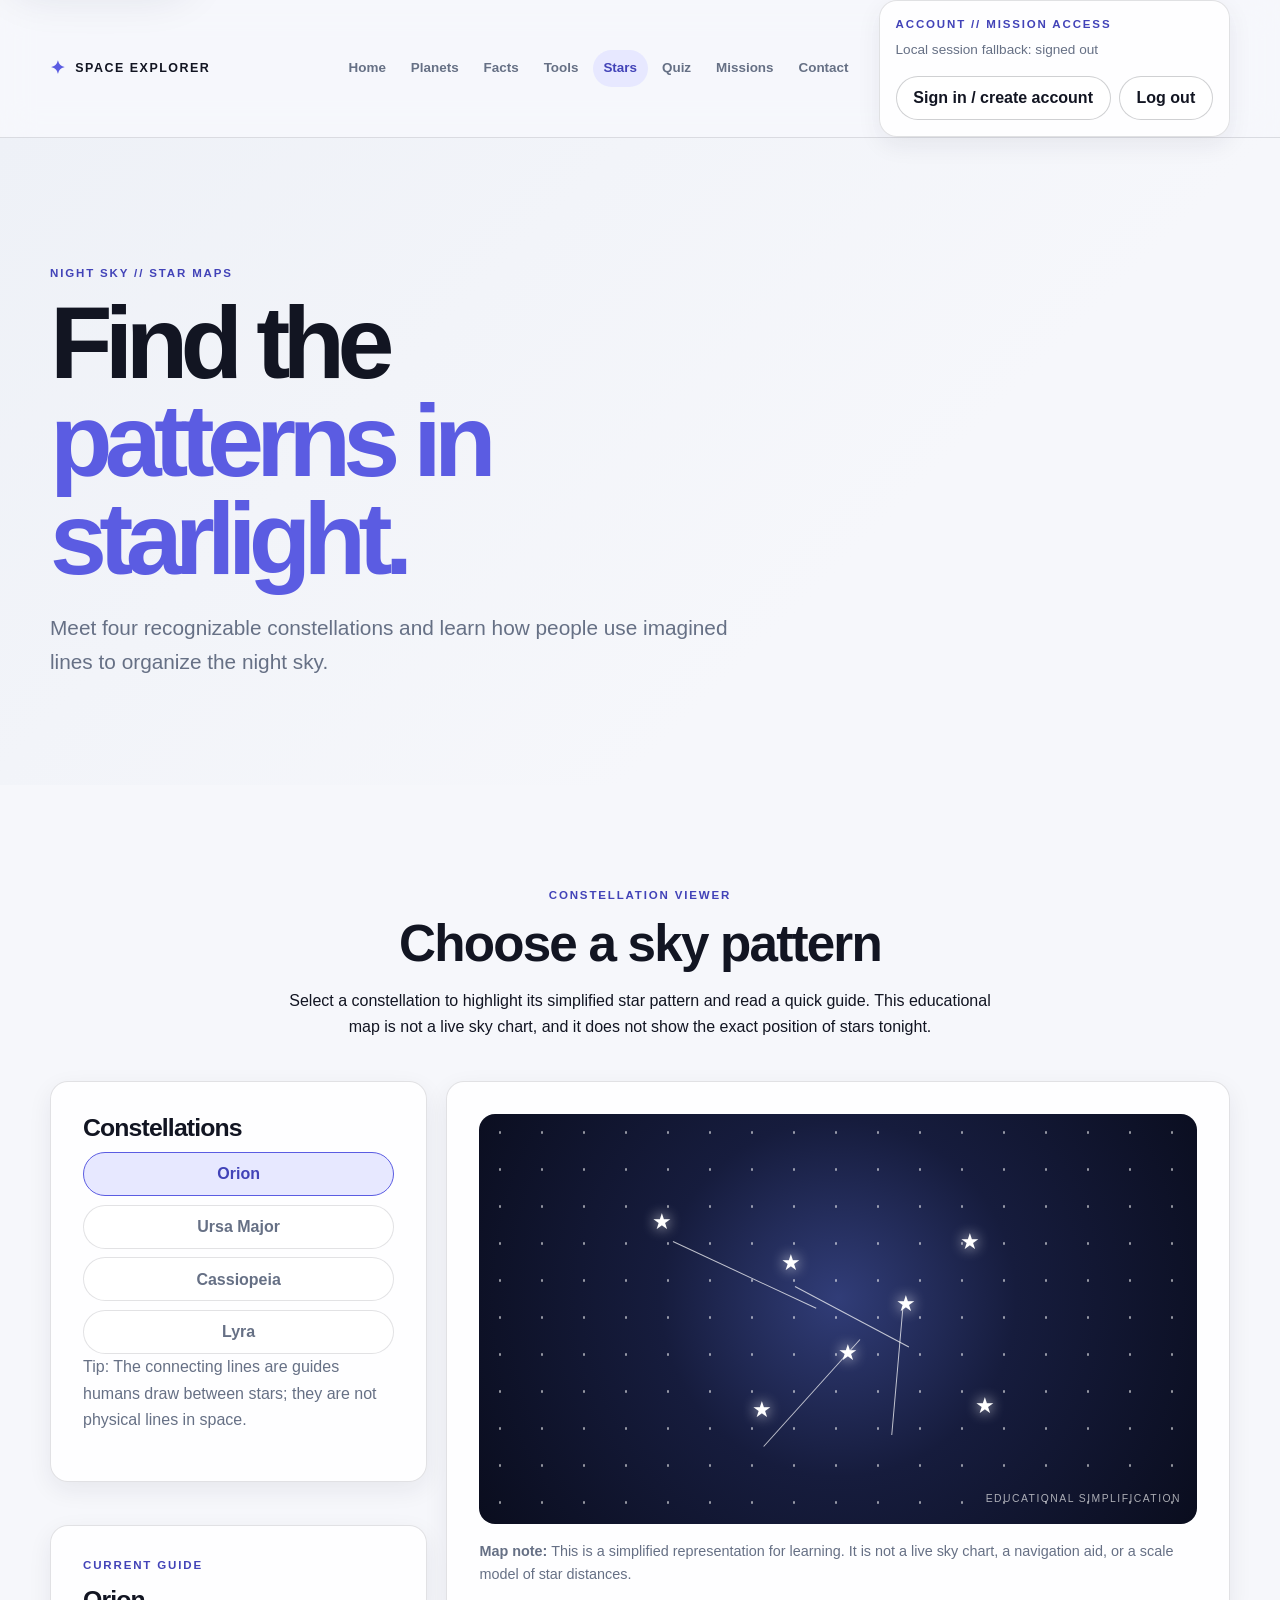
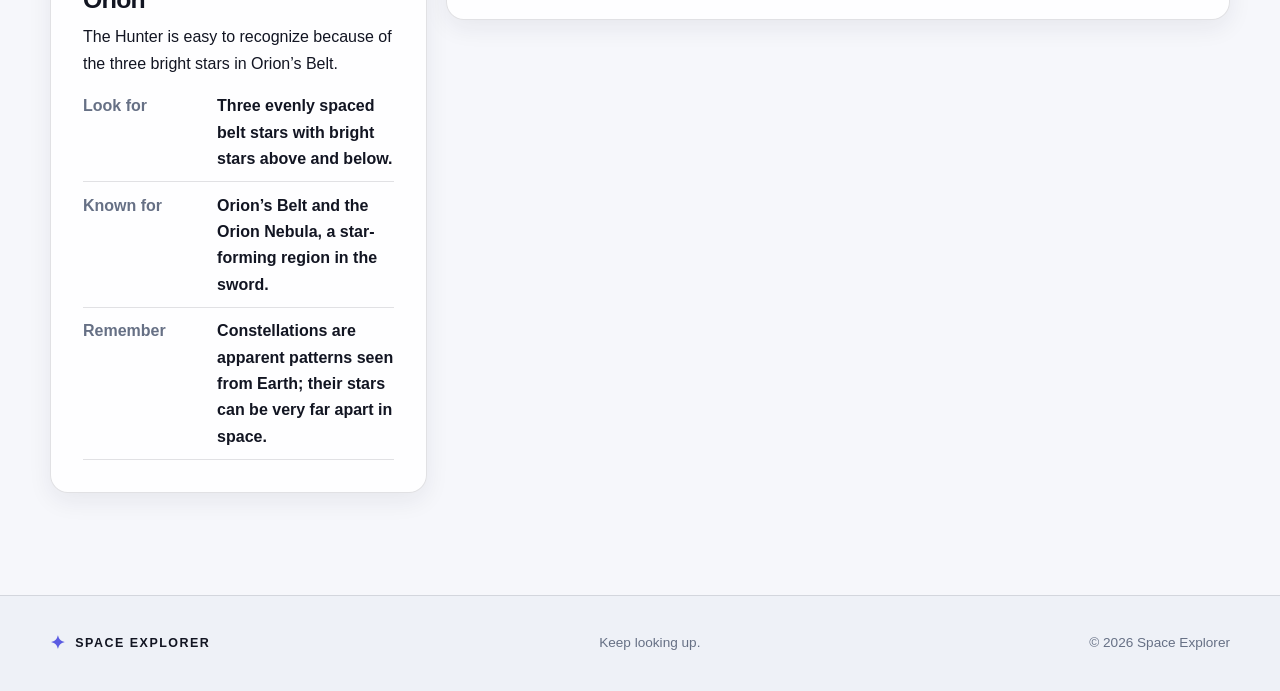
<file: stars.html>
<!doctype html>
<html lang="en">
<head>
  <meta charset="utf-8">
  <meta name="viewport" content="width=device-width, initial-scale=1">
  <meta name="description" content="Explore simplified educational maps of four well-known constellations with Space Explorer.">
  <title>Space Explorer | Stars</title>
  <link rel="stylesheet" href="./styles.css">
</head>
<body data-page="stars">
  <a class="skip-link" href="#main-content">Skip to main content</a>
  <div id="site-header" aria-label="Site header">
    <header class="site-header">
      <nav class="navbar container" aria-label="Primary navigation">
        <a class="logo" href="./index.html"><span aria-hidden="true">✦</span> SPACE EXPLORER</a>
        <button class="menu-toggle" type="button" aria-expanded="false" aria-controls="primary-menu" aria-label="Open navigation menu"><span></span><span></span><span></span></button>
        <div class="nav-panel" id="primary-menu">
          <ul class="nav-links">
            <li><a data-page="home" href="./index.html">Home</a></li>
            <li><a data-page="planets" href="./planets.html">Planets</a></li>
            <li><a data-page="facts" href="./facts.html">Facts</a></li>
            <li><a data-page="tools" href="./tools.html">Tools</a></li>
            <li><a data-page="stars" aria-current="page" href="./stars.html">Stars</a></li>
            <li><a data-page="quiz" href="./quiz.html">Quiz</a></li>
            <li><a data-page="missions" href="./missions.html">Missions</a></li>
            <li><a data-page="contact" href="./contact.html">Contact</a></li>
          </ul>
          <section class="account-panel" aria-labelledby="account-title">
            <p class="eyebrow" id="account-title">ACCOUNT // MISSION ACCESS</p>
            <p class="account-state" id="account-state" aria-live="polite">Checking session…</p>
            <p class="account-email" id="account-email"></p>
            <div class="account-actions">
              <a class="button button-secondary" id="sign-in-link" href="./account.html">Sign in / create account</a>
              <button class="button button-secondary" id="logout-button" type="button" hidden>Log out</button>
            </div>
          </section>
        </div>
      </nav>
    </header>
  </div>

  <main id="main-content">
    <section class="page-hero" aria-labelledby="stars-title">
      <div class="container">
        <p class="eyebrow">NIGHT SKY // STAR MAPS</p>
        <h1 id="stars-title">Find the<br><span>patterns in starlight.</span></h1>
        <p>Meet four recognizable constellations and learn how people use imagined lines to organize the night sky.</p>
      </div>
    </section>

    <section class="section" aria-labelledby="viewer-title">
      <div class="container">
        <div class="section-heading">
          <p class="eyebrow">CONSTELLATION VIEWER</p>
          <h2 id="viewer-title">Choose a sky pattern</h2>
          <p>Select a constellation to highlight its simplified star pattern and read a quick guide. This educational map is not a live sky chart, and it does not show the exact position of stars tonight.</p>
        </div>

        <div class="stars-layout">
          <aside class="tool-card constellation-menu" aria-labelledby="constellation-menu-title">
            <h3 id="constellation-menu-title">Constellations</h3>
            <div id="constellation-buttons" class="button-stack" role="group" aria-label="Choose a constellation">
              <button class="chip active" type="button" data-constellation="orion" aria-pressed="true">Orion</button>
              <button class="chip" type="button" data-constellation="ursa-major" aria-pressed="false">Ursa Major</button>
              <button class="chip" type="button" data-constellation="cassiopeia" aria-pressed="false">Cassiopeia</button>
              <button class="chip" type="button" data-constellation="lyra" aria-pressed="false">Lyra</button>
            </div>
            <p class="muted">Tip: The connecting lines are guides humans draw between stars; they are not physical lines in space.</p>
          </aside>

          <div class="star-viewer tool-card">
            <div id="star-map" class="star-map" role="img" aria-label="Simplified educational star map showing Orion. Select another constellation to change this description." tabindex="0">
              <span class="map-label map-label-one" aria-hidden="true">★</span><span class="map-label map-label-two" aria-hidden="true">★</span><span class="map-label map-label-three" aria-hidden="true">★</span><span class="map-label map-label-four" aria-hidden="true">★</span><span class="map-label map-label-five" aria-hidden="true">★</span><span class="map-label map-label-six" aria-hidden="true">★</span><span class="map-label map-label-seven" aria-hidden="true">★</span>
              <span class="star-line line-one" aria-hidden="true"></span><span class="star-line line-two" aria-hidden="true"></span><span class="star-line line-three" aria-hidden="true"></span><span class="star-line line-four" aria-hidden="true"></span>
              <span class="map-caption" aria-hidden="true">EDUCATIONAL SIMPLIFICATION</span>
            </div>
            <p class="map-note"><strong>Map note:</strong> This is a simplified representation for learning. It is not a live sky chart, a navigation aid, or a scale model of star distances.</p>
          </div>

          <article id="constellation-info" class="detail-panel" aria-live="polite" aria-atomic="true" aria-labelledby="constellation-info-title">
            <p class="eyebrow">CURRENT GUIDE</p>
            <h3 id="constellation-info-title">Orion</h3>
            <p class="info-summary">The Hunter is easy to recognize because of the three bright stars in Orion’s Belt.</p>
            <dl>
              <div><dt>Look for</dt><dd>Three evenly spaced belt stars with bright stars above and below.</dd></div>
              <div><dt>Known for</dt><dd>Orion’s Belt and the Orion Nebula, a star-forming region in the sword.</dd></div>
              <div><dt>Remember</dt><dd>Constellations are apparent patterns seen from Earth; their stars can be very far apart in space.</dd></div>
            </dl>
          </article>
        </div>

        <noscript>
          <section class="fallback-note" aria-labelledby="fallback-title">
            <h3 id="fallback-title">Constellation guides</h3>
            <p>JavaScript is disabled, so the complete reference guides are listed below. The map above remains a simplified educational representation, not a live sky chart.</p>
            <article><h4>Orion</h4><p>Known as the Hunter, Orion is recognized by Orion’s Belt: three bright stars in a row. The Orion Nebula lies in the sword below the belt.</p></article>
            <article><h4>Ursa Major</h4><p>The Great Bear contains the Big Dipper, a familiar seven-star pattern. The two stars at the end of the Dipper’s bowl point toward Polaris, the North Star.</p></article>
            <article><h4>Cassiopeia</h4><p>Cassiopeia is often recognized by its W or M shape. Its appearance changes with the season and with how it is oriented in the sky.</p></article>
            <article><h4>Lyra</h4><p>Lyra is a small constellation marked by Vega, one of the bright stars in Earth’s night sky. Vega forms part of the Summer Triangle.</p></article>
          </section>
        </noscript>
      </div>
    </section>
  </main>

  <div id="site-footer" aria-label="Site footer">
    <footer class="footer"><div class="container footer-inner"><a class="logo" href="./index.html"><span aria-hidden="true">✦</span> SPACE EXPLORER</a><p>Keep looking up.</p><p>© 2026 Space Explorer</p></div></footer>
  </div>

  <script src="./script.js" defer></script>
</body>
</html>
</file>
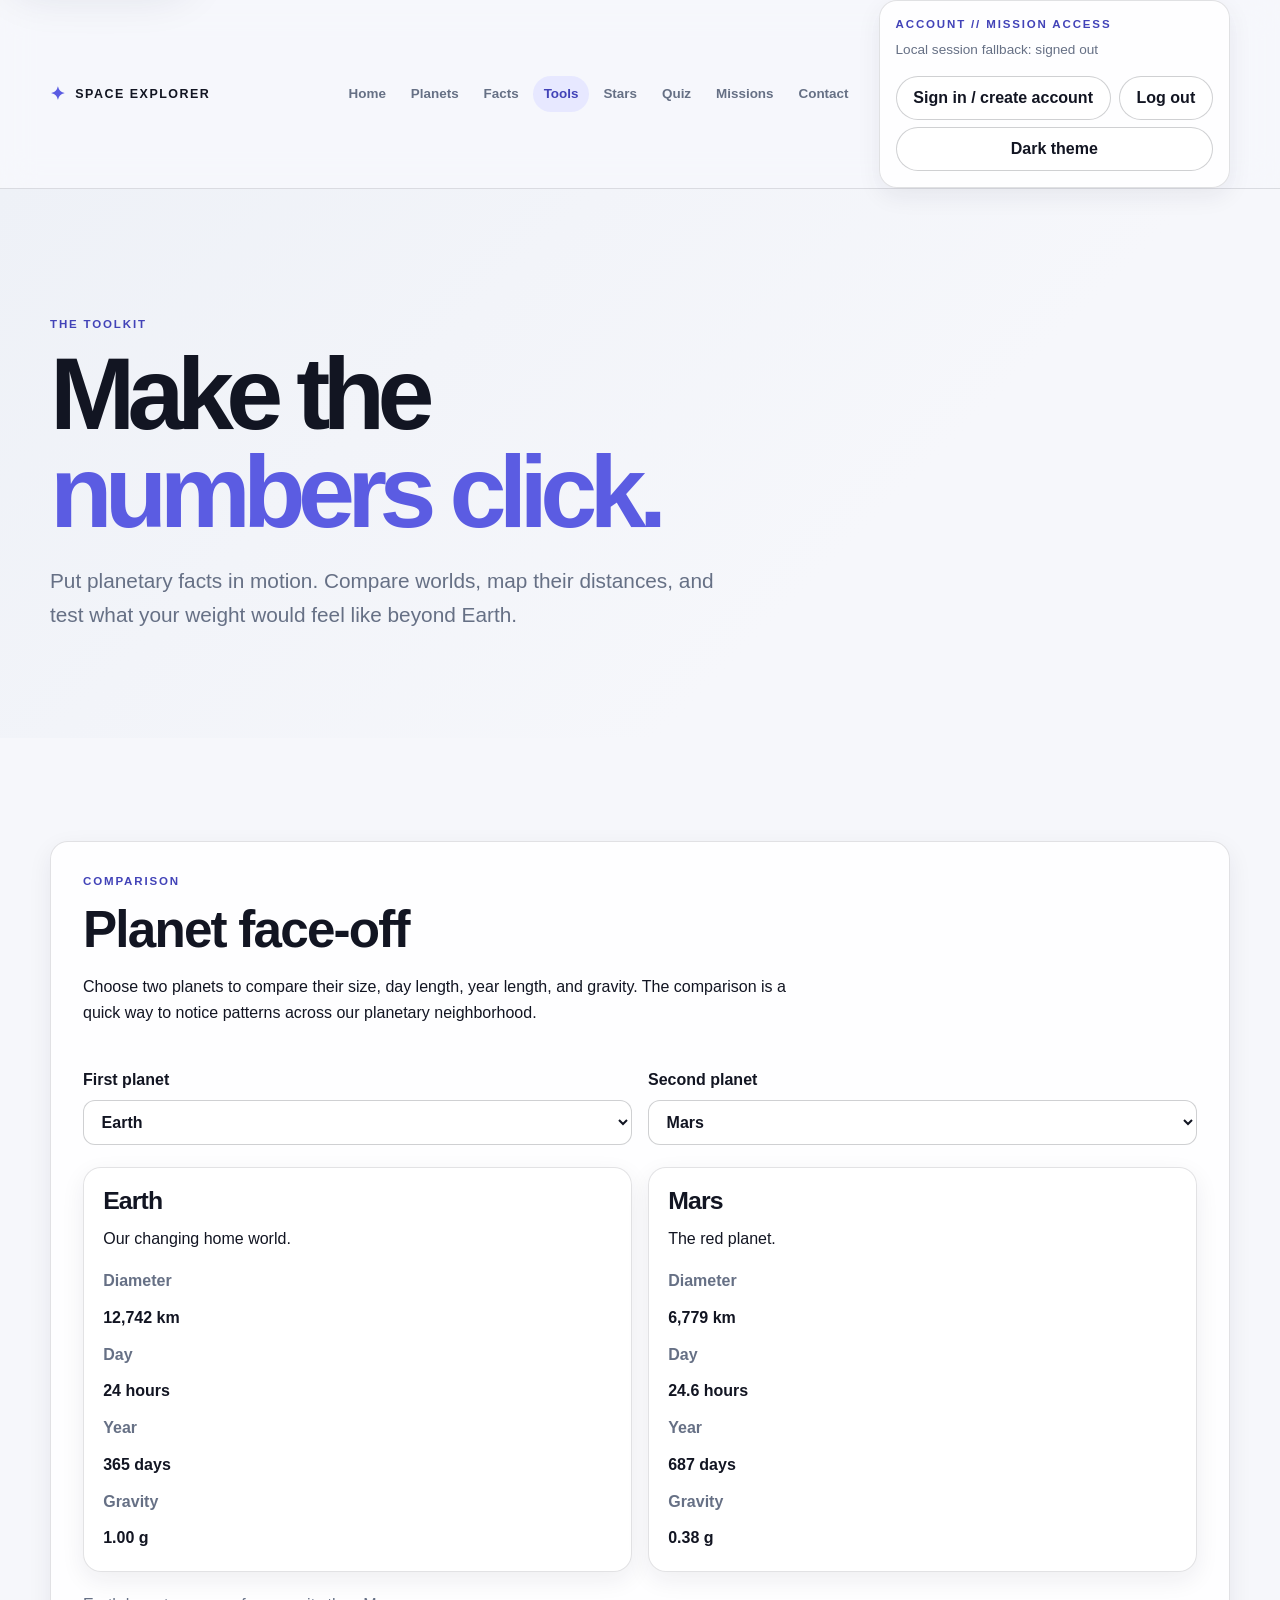
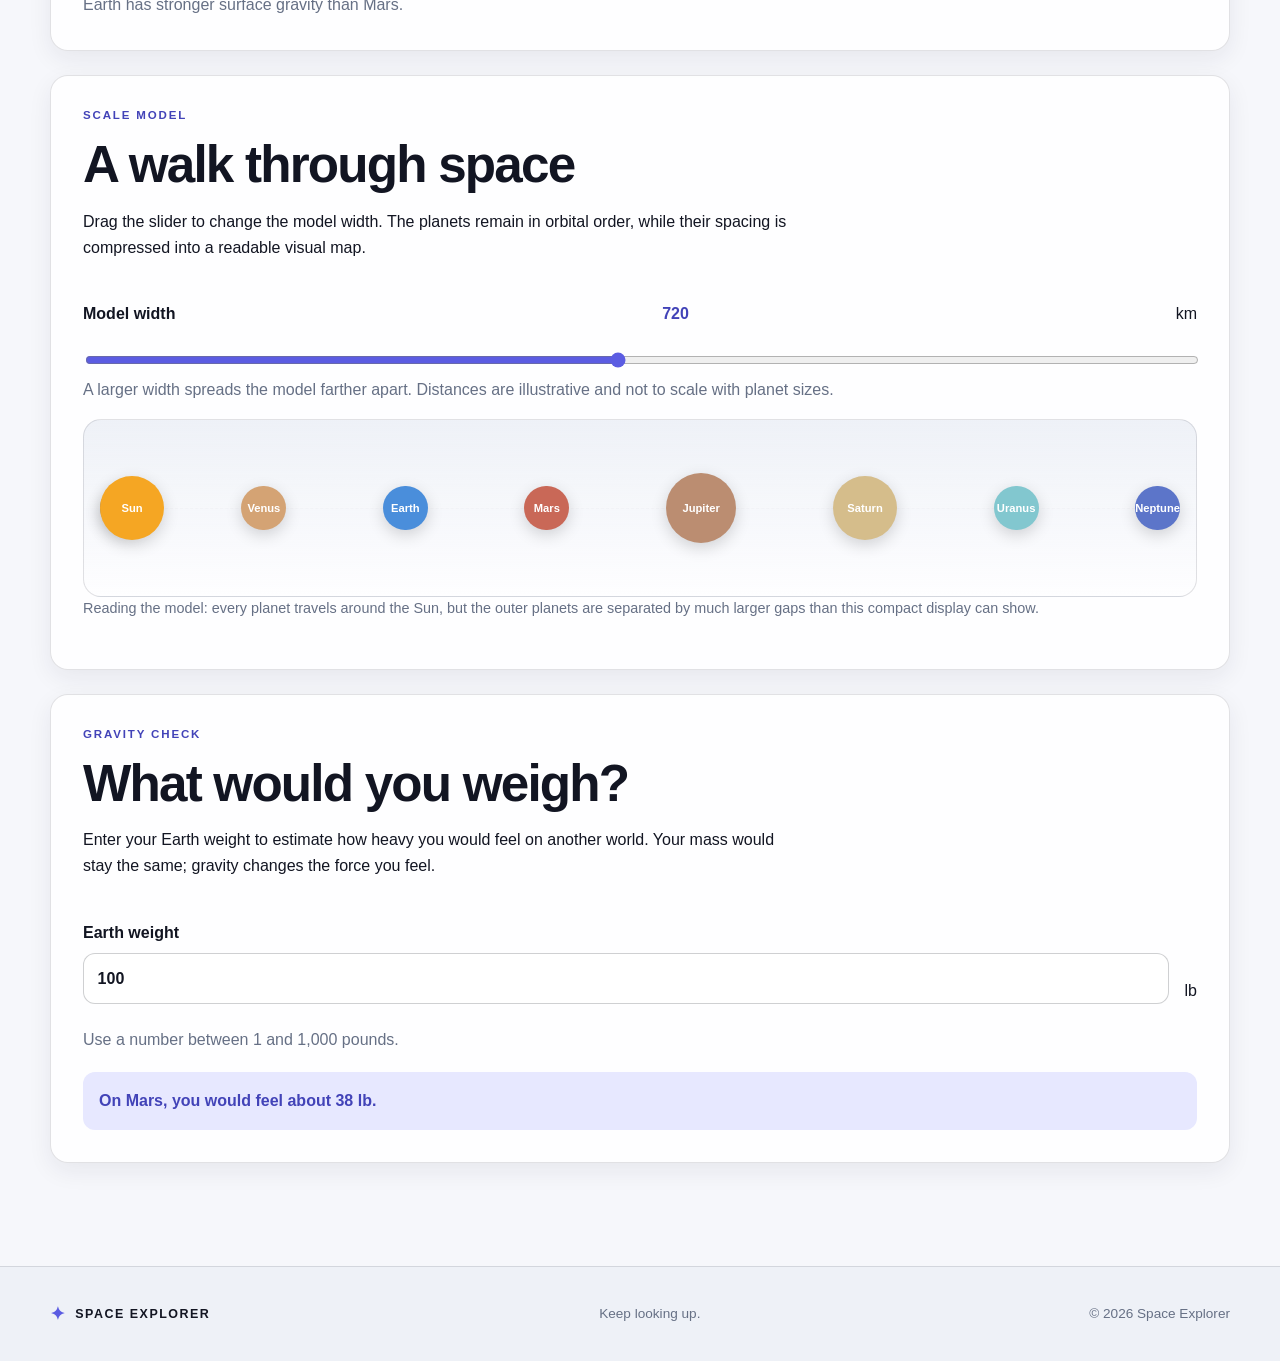
<file: tools.html>
<!doctype html>
<html lang="en">
<head>
  <meta charset="utf-8">
  <meta name="viewport" content="width=device-width, initial-scale=1">
  <meta name="description" content="Interactive Space Explorer tools for comparing planets and visualizing solar-system scale.">
  <title>Space Explorer | Tools</title>
  <link rel="stylesheet" href="./styles.css">
</head>
<body data-page="tools">
  <a class="skip-link" href="#main-content">Skip to main content</a>
  <div id="site-header" aria-label="Site header"></div>

  <main id="main-content">
    <section class="page-hero" aria-labelledby="tools-title">
      <div class="container">
        <p class="eyebrow">THE TOOLKIT</p>
        <h1 id="tools-title">Make the<br><span>numbers click.</span></h1>
        <p>Put planetary facts in motion. Compare worlds, map their distances, and test what your weight would feel like beyond Earth.</p>
      </div>
    </section>

    <section class="section" aria-labelledby="interactive-tools-title">
      <div class="container tool-stack">
        <h2 id="interactive-tools-title" class="sr-only">Interactive space tools</h2>

        <article class="tool-card" aria-labelledby="face-off-title">
          <div class="section-heading left">
            <p class="eyebrow">COMPARISON</p>
            <h2 id="face-off-title">Planet face-off</h2>
            <p>Choose two planets to compare their size, day length, year length, and gravity. The comparison is a quick way to notice patterns across our planetary neighborhood.</p>
          </div>
          <div class="compare-controls">
            <label for="compare-a">First planet
              <select id="compare-a" name="compare-a">
                <option value="mercury">Mercury</option>
                <option value="venus">Venus</option>
                <option value="earth" selected>Earth</option>
                <option value="mars">Mars</option>
                <option value="jupiter">Jupiter</option>
                <option value="saturn">Saturn</option>
                <option value="uranus">Uranus</option>
                <option value="neptune">Neptune</option>
              </select>
            </label>
            <label for="compare-b">Second planet
              <select id="compare-b" name="compare-b">
                <option value="mercury">Mercury</option>
                <option value="venus">Venus</option>
                <option value="earth">Earth</option>
                <option value="mars" selected>Mars</option>
                <option value="jupiter">Jupiter</option>
                <option value="saturn">Saturn</option>
                <option value="uranus">Uranus</option>
                <option value="neptune">Neptune</option>
              </select>
            </label>
          </div>
          <div id="comparison-output" class="comparison-grid" aria-live="polite" aria-atomic="true">
            <div class="comparison-card"><h3>Earth</h3><p>Our home world.</p><dl><dt>Diameter</dt><dd>12,742 km</dd><dt>Day</dt><dd>24 hours</dd><dt>Year</dt><dd>365 days</dd><dt>Gravity</dt><dd>1.00 g</dd></dl></div>
            <div class="comparison-card"><h3>Mars</h3><p>The red planet.</p><dl><dt>Diameter</dt><dd>6,779 km</dd><dt>Day</dt><dd>24.6 hours</dd><dt>Year</dt><dd>687 days</dd><dt>Gravity</dt><dd>0.38 g</dd></dl></div>
            <p class="comparison-explanation">Earth is larger and has stronger surface gravity, while Mars takes nearly twice as long to orbit the Sun.</p>
          </div>
          <noscript><p class="fallback-note">JavaScript is disabled, so the starter Earth–Mars comparison is shown. Enable JavaScript to select other planets.</p></noscript>
        </article>

        <article class="tool-card" aria-labelledby="scale-title">
          <div class="section-heading left">
            <p class="eyebrow">SCALE MODEL</p>
            <h2 id="scale-title">A walk through space</h2>
            <p>Drag the slider to change the model width. The planets remain in orbital order, while their spacing is compressed into a readable visual map.</p>
          </div>
          <div class="range-row">
            <label for="scale-slider">Model width</label>
            <output id="scale-output" for="scale-slider">720</output><span aria-hidden="true"> km</span>
          </div>
          <input id="scale-slider" name="scale-slider" type="range" min="280" max="1200" value="720" step="20" aria-describedby="scale-help">
          <p id="scale-help" class="muted">A larger width spreads the model farther apart. Distances are illustrative and not to scale with planet sizes.</p>
          <div id="scale-model" class="scale-model" role="img" aria-label="Solar system scale model from the Sun to Neptune">
            <div class="scale-orbit"><span class="scale-body sun">Sun</span><span class="scale-body mercury">Mercury</span><span class="scale-body venus">Venus</span><span class="scale-body earth">Earth</span><span class="scale-body mars">Mars</span><span class="scale-body jupiter">Jupiter</span><span class="scale-body saturn">Saturn</span><span class="scale-body uranus">Uranus</span><span class="scale-body neptune">Neptune</span></div>
          </div>
          <p class="fallback-note">Reading the model: every planet travels around the Sun, but the outer planets are separated by much larger gaps than this compact display can show.</p>
        </article>

        <article class="tool-card" aria-labelledby="weight-title">
          <div class="section-heading left">
            <p class="eyebrow">GRAVITY CHECK</p>
            <h2 id="weight-title">What would you weigh?</h2>
            <p>Enter your Earth weight to estimate how heavy you would feel on another world. Your mass would stay the same; gravity changes the force you feel.</p>
          </div>
          <div class="weight-controls">
            <label for="weight-input">Earth weight
              <input id="weight-input" name="weight-input" class="input" type="number" min="1" max="1000" step="1" value="100" inputmode="decimal" aria-describedby="weight-help">
            </label>
            <span aria-hidden="true">lb</span>
          </div>
          <p id="weight-help" class="muted">Use a number between 1 and 1,000 pounds.</p>
          <div id="weight-output" class="weight-output" aria-live="polite" aria-atomic="true">On Mars, you would feel about 38 lb.</div>
          <noscript><p class="fallback-note">JavaScript is disabled, so the example uses a 100 lb Earth weight and Mars gravity.</p></noscript>
        </article>
      </div>
    </section>
  </main>

  <div id="site-footer" aria-label="Site footer"></div>
  <script src="./script.js"></script>
</body>
</html>
</file>
<file: styles.css>
:root {
  color-scheme: light dark;
  --bg: #f6f7fb;
  --surface: rgba(255, 255, 255, .82);
  --surface-strong: #ffffff;
  --surface-muted: #eef1f7;
  --text: #121522;
  --muted: #667085;
  --line: rgba(18, 21, 34, .12);
  --line-strong: rgba(18, 21, 34, .2);
  --accent: #5b5ce2;
  --accent-strong: #4243b8;
  --accent-soft: #e7e8ff;
  --cosmic: #11152d;
  --cosmic-2: #1d2450;
  --success: #16846d;
  --warning: #a36610;
  --danger: #b34b5c;
  --shadow-sm: 0 8px 24px rgba(24, 32, 61, .07);
  --shadow-md: 0 18px 48px rgba(24, 32, 61, .12);
  --radius-sm: 10px;
  --radius-md: 18px;
  --radius-lg: 28px;
  --max-width: 1180px;
  --header-height: 76px;
  --ease: cubic-bezier(.2, .75, .25, 1);
}

[data-theme="dark"], .dark {
  --bg: #0c1020;
  --surface: rgba(22, 28, 52, .82);
  --surface-strong: #171d36;
  --surface-muted: #1e2645;
  --text: #f5f7ff;
  --muted: #a6aec8;
  --line: rgba(255, 255, 255, .12);
  --line-strong: rgba(255, 255, 255, .22);
  --accent: #a9abff;
  --accent-strong: #c6c7ff;
  --accent-soft: rgba(113, 116, 236, .22);
  --shadow-sm: 0 8px 24px rgba(0, 0, 0, .2);
  --shadow-md: 0 18px 48px rgba(0, 0, 0, .32);
}

@media (prefers-color-scheme: dark) {
  :root:not([data-theme="light"]) {
    --bg: #0c1020;
    --surface: rgba(22, 28, 52, .82);
    --surface-strong: #171d36;
    --surface-muted: #1e2645;
    --text: #f5f7ff;
    --muted: #a6aec8;
    --line: rgba(255, 255, 255, .12);
    --line-strong: rgba(255, 255, 255, .22);
    --accent: #a9abff;
    --accent-strong: #c6c7ff;
    --accent-soft: rgba(113, 116, 236, .22);
    --shadow-sm: 0 8px 24px rgba(0, 0, 0, .2);
    --shadow-md: 0 18px 48px rgba(0, 0, 0, .32);
  }
}

*, *::before, *::after { box-sizing: border-box; }
html { min-width: 280px; scroll-behavior: smooth; }
body {
  min-width: 280px;
  min-height: 100vh;
  margin: 0;
  overflow-x: hidden;
  background: var(--bg);
  color: var(--text);
  font-family: Inter, ui-sans-serif, -apple-system, BlinkMacSystemFont, "Segoe UI", sans-serif;
  font-size: 1rem;
  line-height: 1.65;
  text-rendering: optimizeLegibility;
}
body::selection { background: var(--accent); color: #fff; }
img, svg, video { max-width: 100%; height: auto; }
button, input, select, textarea { font: inherit; }
button, a { -webkit-tap-highlight-color: transparent; }
a { color: var(--accent-strong); text-underline-offset: .2em; }
a:hover { color: var(--accent); }
button { cursor: pointer; }

:focus-visible {
  outline: 3px solid var(--accent);
  outline-offset: 4px;
}

.skip-link {
  position: fixed;
  z-index: 1000;
  top: 12px;
  left: 12px;
  transform: translateY(-180%);
  padding: .7rem 1rem;
  border-radius: 999px;
  background: var(--surface-strong);
  color: var(--text);
  box-shadow: var(--shadow-md);
  transition: transform .2s var(--ease);
}
.skip-link:focus { transform: translateY(0); }
.sr-only {
  position: absolute !important;
  width: 1px !important;
  height: 1px !important;
  padding: 0 !important;
  margin: -1px !important;
  overflow: hidden !important;
  clip: rect(0, 0, 0, 0) !important;
  white-space: nowrap !important;
  border: 0 !important;
}

.container { width: min(100% - 2rem, var(--max-width)); margin-inline: auto; }
main { position: relative; isolation: isolate; }
section { scroll-margin-top: calc(var(--header-height) + 1rem); }
.section { padding: clamp(4.5rem, 8vw, 8rem) 0; }
.section.tinted { background: var(--surface-muted); }

.stars {
  position: fixed;
  z-index: -1;
  inset: 0;
  pointer-events: none;
  opacity: .46;
  background-image: radial-gradient(circle at 12% 19%, currentColor 0 1px, transparent 1.5px), radial-gradient(circle at 78% 24%, currentColor 0 1px, transparent 1.5px), radial-gradient(circle at 42% 74%, currentColor 0 1px, transparent 1.5px), radial-gradient(circle at 92% 83%, currentColor 0 1px, transparent 1.5px);
  background-size: 240px 210px, 310px 270px, 280px 240px, 360px 300px;
  color: var(--accent);
}

.site-header {
  position: sticky;
  z-index: 50;
  top: 0;
  background: color-mix(in srgb, var(--bg) 76%, transparent);
  border-bottom: 1px solid var(--line);
  backdrop-filter: blur(18px) saturate(150%);
}
.navbar {
  display: flex;
  min-height: var(--header-height);
  align-items: center;
  justify-content: space-between;
  gap: 1rem;
}
.logo {
  display: inline-flex;
  align-items: center;
  gap: .55rem;
  color: var(--text);
  font-size: .78rem;
  font-weight: 800;
  letter-spacing: .12em;
  text-decoration: none;
  white-space: nowrap;
}
.logo span { color: var(--accent); font-size: 1.15rem; }
.nav-panel { display: flex; align-items: center; gap: 1.2rem; }
.nav-links { display: flex; align-items: center; gap: .2rem; padding: 0; margin: 0; list-style: none; }
.nav-links a {
  display: block;
  padding: .45rem .68rem;
  border-radius: 999px;
  color: var(--muted);
  font-size: .84rem;
  font-weight: 650;
  text-decoration: none;
  transition: background .2s var(--ease), color .2s var(--ease);
}
.nav-links a:hover, .nav-links a[aria-current="page"] { background: var(--accent-soft); color: var(--accent-strong); }
.nav-links a[aria-current="page"] { font-weight: 800; }
.menu-toggle { display: none; width: 2.75rem; height: 2.75rem; padding: .65rem; border: 1px solid var(--line); border-radius: 50%; background: var(--surface); color: var(--text); }
.menu-toggle span { display: block; height: 2px; margin: 4px 0; border-radius: 2px; background: currentColor; transition: transform .2s var(--ease), opacity .2s var(--ease); }
.account-panel { display: grid; gap: .45rem; padding: 1rem; border: 1px solid var(--line); border-radius: var(--radius-md); background: var(--surface); box-shadow: var(--shadow-sm); }
.nav-panel > .account-panel { min-width: 220px; }
.account-panel .eyebrow { margin-bottom: 0; }
.account-state, .account-email { margin: 0; color: var(--muted); font-size: .85rem; }
.account-actions { display: flex; flex-wrap: wrap; gap: .5rem; }

.hero, .page-hero { position: relative; overflow: hidden; }
.hero { min-height: min(760px, calc(100vh - var(--header-height))); display: grid; align-items: center; padding: clamp(5rem, 12vw, 10rem) 0; }
.hero-inner { position: relative; z-index: 1; }
.page-hero { padding: clamp(5rem, 10vw, 8.5rem) 0 clamp(3.5rem, 7vw, 6rem); background: linear-gradient(135deg, var(--surface-muted), transparent 66%); }
.hero h1, .page-hero h1, .hero-copy h1 { max-width: 780px; margin: .45rem 0 1.4rem; font-size: clamp(3rem, 8vw, 7.6rem); font-weight: 780; letter-spacing: -.075em; line-height: .96; }
.hero h1 span, .page-hero h1 span, .hero-copy h1 span { color: var(--accent); }
.hero-copy { max-width: 620px; }
.hero > .hero-copy { position: relative; z-index: 1; }
.hero-text, .hero-copy > p:not(.eyebrow), .page-hero > .container > p:not(.eyebrow) { max-width: 680px; color: var(--muted); font-size: clamp(1.05rem, 2vw, 1.3rem); }
.eyebrow { margin: 0 0 .8rem; color: var(--accent-strong); font-size: .72rem; font-weight: 800; letter-spacing: .16em; line-height: 1.3; text-transform: uppercase; }
.section-heading { max-width: 720px; margin: 0 auto 2.5rem; text-align: center; }
.section-heading.left { margin-inline: 0; text-align: left; }
h1, h2, h3, h4 { color: var(--text); line-height: 1.15; letter-spacing: -.035em; }
h2 { margin: 0 0 .85rem; font-size: clamp(2rem, 4vw, 3.4rem); }
h3 { margin: 0 0 .6rem; font-size: clamp(1.2rem, 2vw, 1.55rem); }
h4 { margin: 1.35rem 0 .5rem; font-size: 1rem; }
p { margin: 0 0 1rem; }
.muted, small, .source-note { color: var(--muted); }

.hero-orbit { position: absolute; right: clamp(-12rem, -7vw, -3rem); top: 50%; width: min(62vw, 660px); aspect-ratio: 1; transform: translateY(-50%); border: 1px solid var(--line); border-radius: 50%; opacity: .82; }
.hero-orbit::before, .hero-orbit::after, .orbit::before, .orbit::after { position: absolute; inset: 13%; border: 1px solid var(--line); border-radius: 50%; content: ""; }
.hero-orbit::after { inset: 27%; }
.hero-sun, .hero-planet, .planet, .sun { position: absolute; display: block; border-radius: 50%; }
.hero-sun { inset: 42%; background: radial-gradient(circle at 35% 30%, #fff4ae, #ffb34e 45%, #ee6d72); box-shadow: 0 0 55px #ffb34e; }
.hero-planet { width: 18px; height: 18px; background: #91a9ff; box-shadow: 0 0 18px #91a9ff; }
.hero-planet.p1 { top: 14%; left: 44%; }
.hero-planet.p2 { top: 31%; right: 12%; width: 26px; height: 26px; background: #db9a75; }
.hero-planet.p3 { bottom: 13%; left: 22%; width: 12px; height: 12px; background: #b3e3da; }

.button-row { display: flex; flex-wrap: wrap; align-items: center; gap: .75rem; margin-top: 1.75rem; }
.button, .chip {
  display: inline-flex;
  min-height: 2.75rem;
  align-items: center;
  justify-content: center;
  gap: .45rem;
  border: 1px solid transparent;
  border-radius: 999px;
  padding: .65rem 1.05rem;
  font-weight: 750;
  line-height: 1.1;
  text-decoration: none;
  transition: transform .2s var(--ease), background .2s var(--ease), border-color .2s var(--ease), color .2s var(--ease), box-shadow .2s var(--ease);
}
.button:hover, .chip:hover { transform: translateY(-2px); }
.button.primary, .button-primary { background: var(--accent); color: #fff; box-shadow: 0 8px 20px color-mix(in srgb, var(--accent) 28%, transparent); }
.button.primary:hover, .button-primary:hover { background: var(--accent-strong); color: #fff; }
.button.secondary, .button-secondary { border-color: var(--line-strong); background: var(--surface); color: var(--text); }
.button.secondary:hover, .button-secondary:hover { border-color: var(--accent); color: var(--accent-strong); }
.button-stack { display: grid; gap: .55rem; }
.button-stack .chip { width: 100%; }
.chip { border-color: var(--line); background: var(--surface); color: var(--muted); }
.chip.active, .chip[aria-pressed="true"] { border-color: var(--accent); background: var(--accent-soft); color: var(--accent-strong); }
.text-link { color: var(--accent-strong); font-weight: 750; text-decoration: none; }

.card-grid { display: grid; gap: 1.2rem; }
.card-grid.three { grid-template-columns: repeat(3, minmax(0, 1fr)); }
.card-grid.four { grid-template-columns: repeat(4, minmax(0, 1fr)); }
.card, .feature-card, .tool-card, .panel, .detail-panel, .notice-card, .quote-card, .quiz-card, .comparison-card {
  border: 1px solid var(--line);
  border-radius: var(--radius-md);
  background: var(--surface);
  box-shadow: var(--shadow-sm);
}
.card, .feature-card { padding: 1.35rem; }
.feature-card { display: flex; min-height: 100%; flex-direction: column; color: inherit; text-decoration: none; transition: transform .25s var(--ease), box-shadow .25s var(--ease), border-color .25s var(--ease); }
.feature-card:hover { transform: translateY(-5px); border-color: var(--accent); box-shadow: var(--shadow-md); }
.feature-card p { color: var(--muted); }
.feature-card .text-link { margin-top: auto; padding-top: 1rem; }
.card-icon { display: inline-grid; width: 2.65rem; height: 2.65rem; place-items: center; margin-bottom: 1.3rem; border-radius: 12px; background: var(--accent-soft); color: var(--accent-strong); font-size: 1.3rem; }
.split { display: grid; grid-template-columns: minmax(0, 1.15fr) minmax(280px, .85fr); align-items: center; gap: clamp(2rem, 7vw, 7rem); }
.quote-card { padding: clamp(1.5rem, 4vw, 3rem); }
.quote-card p { margin: 0 0 .75rem; font-size: clamp(1.25rem, 2.5vw, 2rem); font-weight: 700; letter-spacing: -.035em; }
.quote-card small { font-size: .9rem; }

.toolbar { display: flex; flex-wrap: wrap; align-items: center; justify-content: space-between; gap: .8rem; margin-bottom: 1.5rem; }
.segmented { display: flex; flex-wrap: wrap; gap: .45rem; }
.input, select, textarea, input[type="text"], input[type="email"], input[type="password"], input[type="number"], input[type="search"] {
  width: 100%;
  min-height: 2.8rem;
  border: 1px solid var(--line-strong);
  border-radius: 12px;
  padding: .7rem .85rem;
  background: var(--surface-strong);
  color: var(--text);
  transition: border-color .2s, box-shadow .2s, background .2s;
}
.toolbar .input { width: min(100%, 330px); }
textarea { min-height: 9rem; resize: vertical; }
select { appearance: auto; }
.input::placeholder, textarea::placeholder { color: var(--muted); opacity: .85; }
.input:hover, select:hover, textarea:hover { border-color: var(--accent); }
.input:focus, select:focus, textarea:focus { border-color: var(--accent); outline: none; box-shadow: 0 0 0 4px var(--accent-soft); }
input[type="range"] { width: 100%; accent-color: var(--accent); }
input[type="radio"], input[type="checkbox"] { accent-color: var(--accent); }
label { display: grid; gap: .45rem; color: var(--text); font-weight: 700; }
fieldset { display: grid; gap: .7rem; padding: 0; margin: 1.5rem 0; border: 0; }
fieldset label { display: flex; align-items: center; gap: .65rem; padding: .8rem .9rem; border: 1px solid var(--line); border-radius: 12px; background: var(--surface-muted); font-weight: 600; }
fieldset label:has(input:checked) { border-color: var(--accent); background: var(--accent-soft); }

.detail-panel, .notice-card, .panel, .tool-card { padding: clamp(1.25rem, 3vw, 2rem); }
.detail-panel { margin-top: 1.5rem; }
.detail-panel dl, .comparison-card dl { display: grid; gap: .65rem; margin: 1rem 0 0; }
dl > div, .comparison-card dl > div { display: grid; grid-template-columns: minmax(90px, .8fr) 1.2fr; gap: 1rem; padding-bottom: .55rem; border-bottom: 1px solid var(--line); }
dt { color: var(--muted); font-weight: 650; }
dd { margin: 0; font-weight: 700; }
.tool-stack { display: grid; gap: 1.5rem; }
.compare-controls, .weight-controls, .range-row { display: flex; flex-wrap: wrap; align-items: end; gap: 1rem; margin: 1.4rem 0; }
.compare-controls label, .weight-controls label { flex: 1 1 220px; }
.range-row { align-items: center; justify-content: space-between; }
.range-row output { color: var(--accent-strong); font-weight: 800; }
.comparison-grid { display: grid; grid-template-columns: repeat(2, minmax(0, 1fr)); gap: 1rem; }
.comparison-card { padding: 1.2rem; }
.comparison-explanation { grid-column: 1 / -1; margin: .25rem 0 0; color: var(--muted); }
.scale-model { width: 100%; max-width: 100%; overflow-x: auto; padding: 2rem 1rem; border: 1px solid var(--line); border-radius: var(--radius-md); background: linear-gradient(180deg, var(--surface-muted), transparent); }
.scale-orbit { position: relative; display: flex; min-width: 560px; align-items: center; justify-content: space-between; gap: 1rem; height: 7rem; }
.scale-orbit::before { position: absolute; z-index: -1; top: 50%; right: 0; left: 0; border-top: 1px dashed var(--line-strong); content: ""; }
.scale-body { display: grid; width: 2.8rem; height: 2.8rem; place-items: center; border-radius: 50%; background: var(--accent); color: #fff; font-size: .7rem; font-weight: 700; text-align: center; box-shadow: 0 5px 16px rgba(0,0,0,.16); }
.scale-body.sun { width: 4rem; height: 4rem; background: #f5a623; }.scale-body.mercury { background: #91877c; }.scale-body.venus { background: #d4a374; }.scale-body.earth { background: #4a8edb; }.scale-body.mars { background: #c96857; }.scale-body.jupiter { width: 4.4rem; height: 4.4rem; background: #bb8d71; }.scale-body.saturn { width: 4rem; height: 4rem; background: #d5bd8b; }.scale-body.uranus { background: #82c7cf; }.scale-body.neptune { background: #5c75c9; }
.weight-output { margin-top: 1.2rem; padding: 1rem; border-radius: 12px; background: var(--accent-soft); color: var(--accent-strong); font-weight: 800; }

.stars-layout { display: grid; grid-template-columns: minmax(190px, .65fr) minmax(0, 1.35fr); gap: 1.2rem; align-items: start; }
.star-viewer { grid-column: 2; grid-row: 1 / span 2; }
.star-map { position: relative; min-height: 410px; overflow: hidden; border-radius: 16px; background: radial-gradient(circle at 50% 45%, #313d78 0, #161c3d 42%, #0a0d1e 100%); color: #fff; }
.star-map::before { position: absolute; inset: 0; opacity: .55; background-image: radial-gradient(circle, #fff 0 1px, transparent 1.5px); background-size: 42px 37px; content: ""; }
.map-label, .star-line, .map-caption { position: absolute; z-index: 1; }
.map-label { color: #fff; font-size: 1.35rem; text-shadow: 0 0 14px #fff; }
.map-label-one { top: 22%; left: 24%; }.map-label-two { top: 32%; left: 42%; }.map-label-three { top: 42%; left: 58%; }.map-label-four { top: 54%; left: 50%; }.map-label-five { top: 68%; left: 38%; }.map-label-six { top: 27%; left: 67%; }.map-label-seven { top: 67%; left: 69%; }
.star-line { height: 1px; transform-origin: left center; background: rgba(255,255,255,.72); }.line-one { top: 31%; left: 27%; width: 22%; transform: rotate(25deg); }.line-two { top: 42%; left: 44%; width: 18%; transform: rotate(28deg); }.line-three { top: 47%; left: 59%; width: 18%; transform: rotate(95deg); }.line-four { top: 55%; left: 53%; width: 20%; transform: rotate(132deg); }
.map-caption { right: 1rem; bottom: 1rem; color: rgba(255,255,255,.65); font-size: .65rem; letter-spacing: .14em; }
.map-note { margin: 1rem 0 0; color: var(--muted); font-size: .9rem; }

.quiz-wrap { max-width: 780px; }
.progress-line { display: flex; justify-content: space-between; gap: 1rem; margin-bottom: .7rem; color: var(--muted); font-size: .9rem; font-weight: 750; }
progress { display: block; width: 100%; height: .55rem; overflow: hidden; border: 0; border-radius: 99px; background: var(--surface-muted); accent-color: var(--accent); }
progress::-webkit-progress-bar { background: var(--surface-muted); }.progress-track { height: .6rem; overflow: hidden; border-radius: 99px; background: var(--surface-muted); }.progress-track span { display: block; height: 100%; border-radius: inherit; background: var(--accent); }
.quiz-card { margin: 1.5rem 0; padding: clamp(1.35rem, 4vw, 2.4rem); }
.quiz-explanation { border-top: 1px solid var(--line); padding-top: 1rem; color: var(--muted); }
summary { cursor: pointer; color: var(--accent-strong); font-weight: 750; }
.quiz-fallback, .noscript-note { margin-top: 1.5rem; }.quiz-fallback { display: none; padding-left: 1.3rem; }.noscript-note { color: var(--warning); }

.mission-card { position: relative; }.mission-card-top, .mission-meta, .badge-row { display: flex; flex-wrap: wrap; align-items: center; justify-content: space-between; gap: .7rem; }.mission-meta { margin-top: auto; padding-top: 1.2rem; color: var(--muted); font-size: .82rem; }.mission-card ul { padding-left: 1.2rem; color: var(--muted); }.badge { display: inline-flex; align-items: center; min-height: 1.65rem; padding: .25rem .55rem; border: 1px solid var(--line); border-radius: 999px; background: var(--accent-soft); color: var(--accent-strong); font-size: .67rem; font-weight: 800; letter-spacing: .08em; }
.notice-card { border-color: color-mix(in srgb, var(--accent) 38%, var(--line)); background: linear-gradient(135deg, var(--accent-soft), var(--surface)); }.notice { margin-top: 1.5rem; padding: 1rem 1.2rem; border: 1px solid var(--line); border-radius: var(--radius-md); background: var(--surface-muted); }.fallback-note, .fallback-text, .form-fallback { color: var(--muted); font-size: .9rem; }

.account-layout, .content-grid { display: grid; grid-template-columns: minmax(0, 1.1fr) minmax(280px, .9fr); gap: 1.25rem; align-items: start; }
.form-field { display: grid; gap: .45rem; margin-bottom: 1rem; }.form-field small { font-weight: 400; }.form-message, #contact-status { min-height: 1.5rem; margin-top: 1rem; color: var(--muted); }.form-message[data-state="error"], #contact-status[data-state="error"] { color: var(--danger); }.form-message[data-state="success"], #contact-status[data-state="success"] { color: var(--success); }
.content-grid { margin-top: 3rem; }.panel h2 { margin-bottom: .65rem; }.panel details { padding: 1rem 0; border-bottom: 1px solid var(--line); }.panel details:first-of-type { border-top: 1px solid var(--line); }.panel details p { margin: .75rem 0 0; color: var(--muted); }.support-note { margin-top: 1.3rem; color: var(--muted); }

.footer { padding: 2rem 0; border-top: 1px solid var(--line); background: var(--surface-muted); }.footer-inner { display: flex; flex-wrap: wrap; align-items: center; justify-content: space-between; gap: 1rem; color: var(--muted); font-size: .85rem; }.footer-inner p { margin: 0; }
.empty-state { grid-column: 1 / -1; padding: 2rem; border: 1px dashed var(--line-strong); border-radius: var(--radius-md); color: var(--muted); text-align: center; }

@media (max-width: 980px) {
  .nav-panel { position: absolute; top: calc(100% + .5rem); right: 1rem; left: 1rem; display: none; padding: 1rem; border: 1px solid var(--line); border-radius: var(--radius-md); background: var(--surface-strong); box-shadow: var(--shadow-md); }
  .nav-panel.is-open, .nav-panel.open, .menu-toggle[aria-expanded="true"] + .nav-panel { display: grid; }
  .nav-links { display: grid; gap: .2rem; }.nav-links a { padding: .7rem .8rem; }.nav-panel > .account-panel { min-width: 0; margin-top: .75rem; }.menu-toggle { display: block; }
  .card-grid.four { grid-template-columns: repeat(2, minmax(0, 1fr)); }
  .stars-layout { grid-template-columns: 1fr; }.star-viewer { grid-column: auto; grid-row: auto; }
}
@media (max-width: 700px) {
  .container { width: min(100% - 1.25rem, var(--max-width)); }
  .hero h1, .page-hero h1, .hero-copy h1 { font-size: clamp(2.85rem, 15vw, 5rem); }
  .hero { min-height: 650px; }.hero-orbit { right: -35%; top: 66%; width: 94vw; opacity: .46; }
  .card-grid.three, .card-grid.four, .split, .account-layout, .content-grid, .comparison-grid { grid-template-columns: 1fr; }
  .comparison-explanation { grid-column: auto; }
  .toolbar { align-items: stretch; }.toolbar .input { width: 100%; }.segmented { width: 100%; }.segmented .chip { flex: 1; }
  .star-map { min-height: 330px; }.footer-inner { align-items: flex-start; flex-direction: column; }
}
@media (prefers-reduced-motion: reduce) {
  *, *::before, *::after { scroll-behavior: auto !important; animation-duration: .01ms !important; animation-iteration-count: 1 !important; transition-duration: .01ms !important; }
  .button:hover, .chip:hover, .feature-card:hover { transform: none; }
}
</file>
